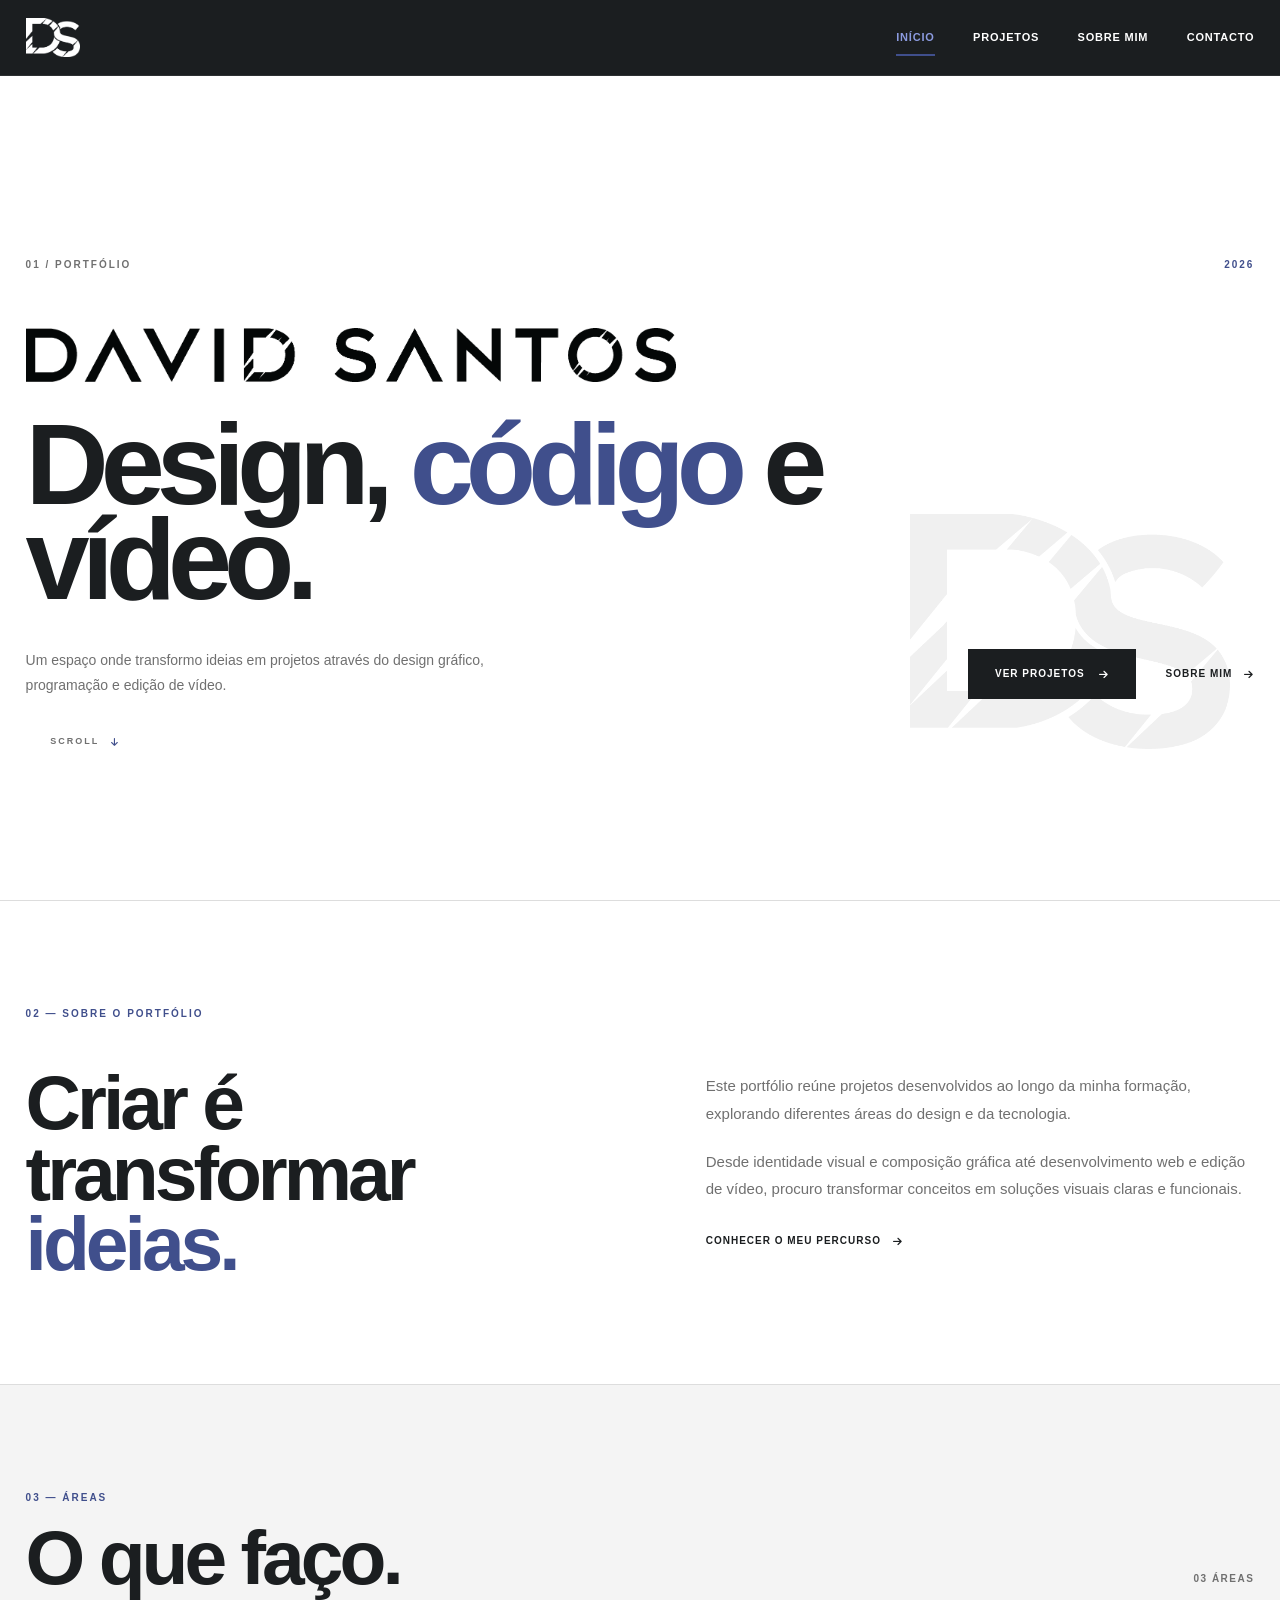
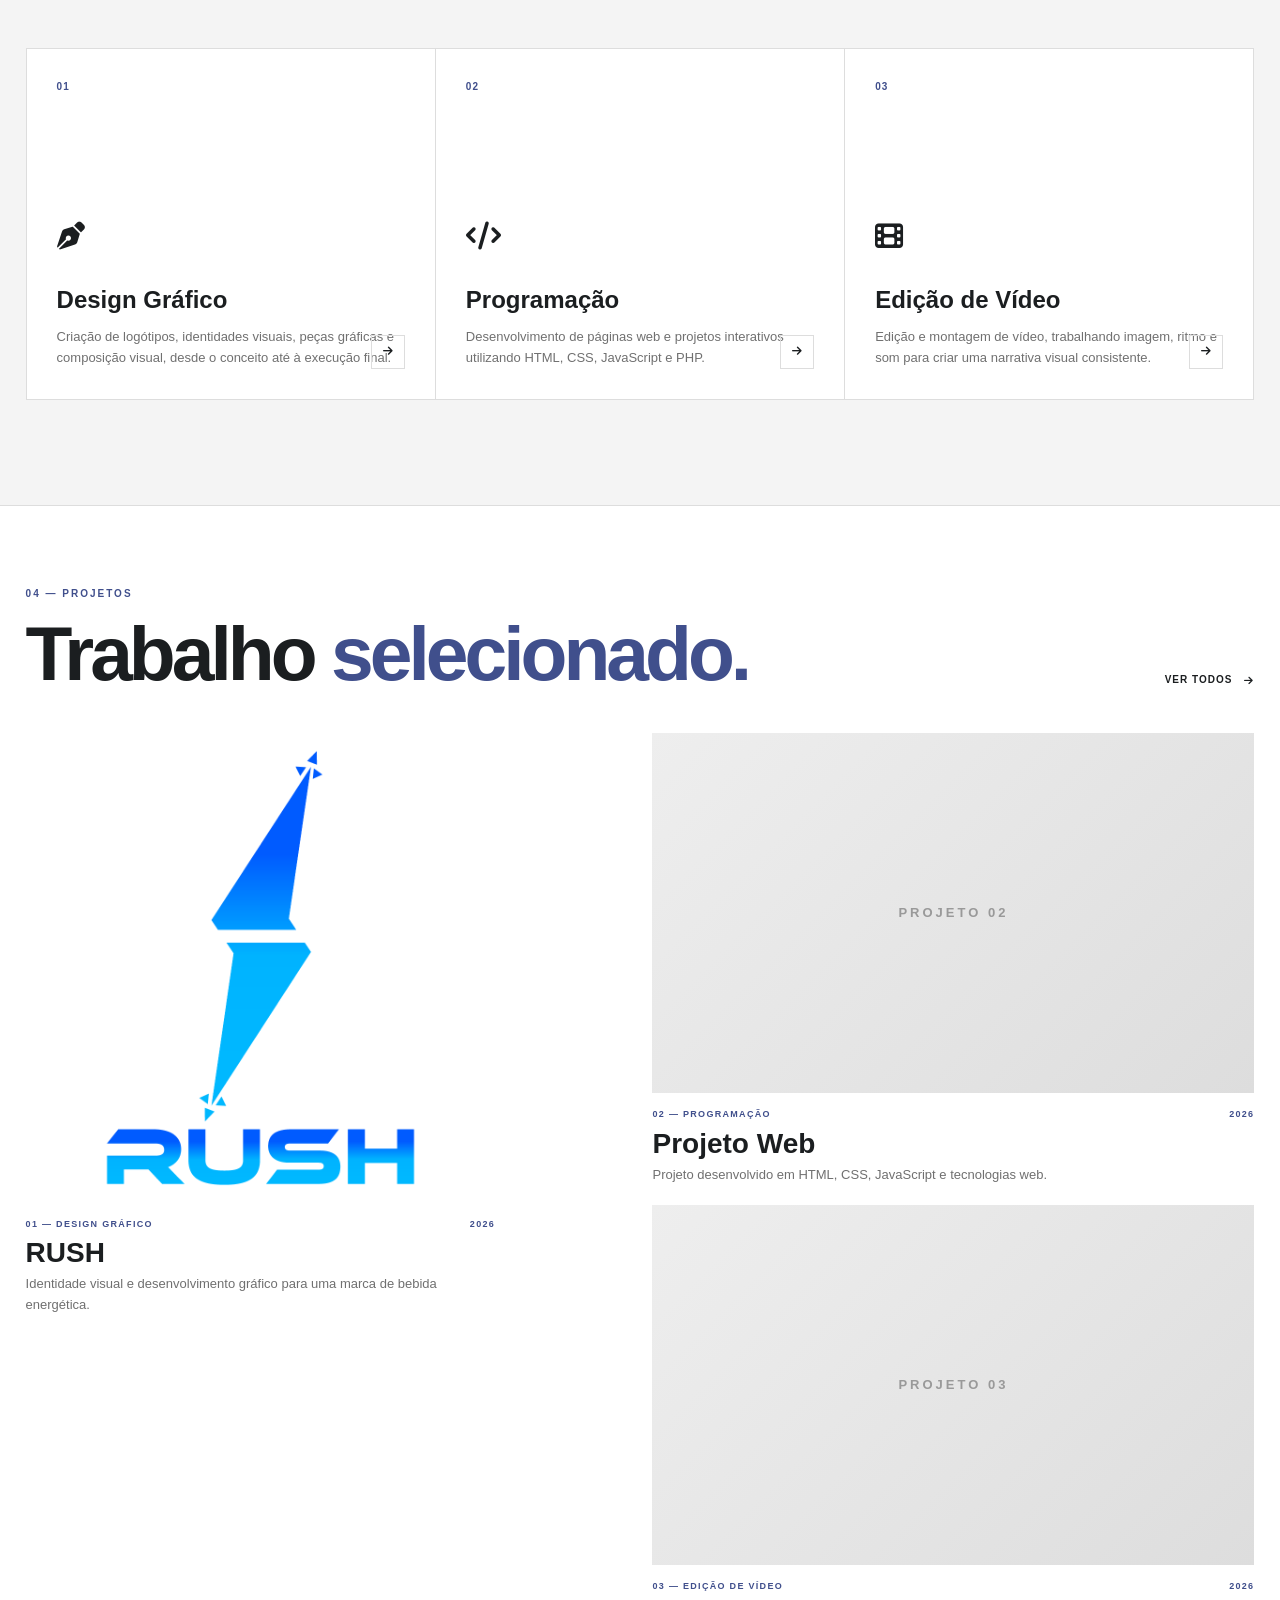
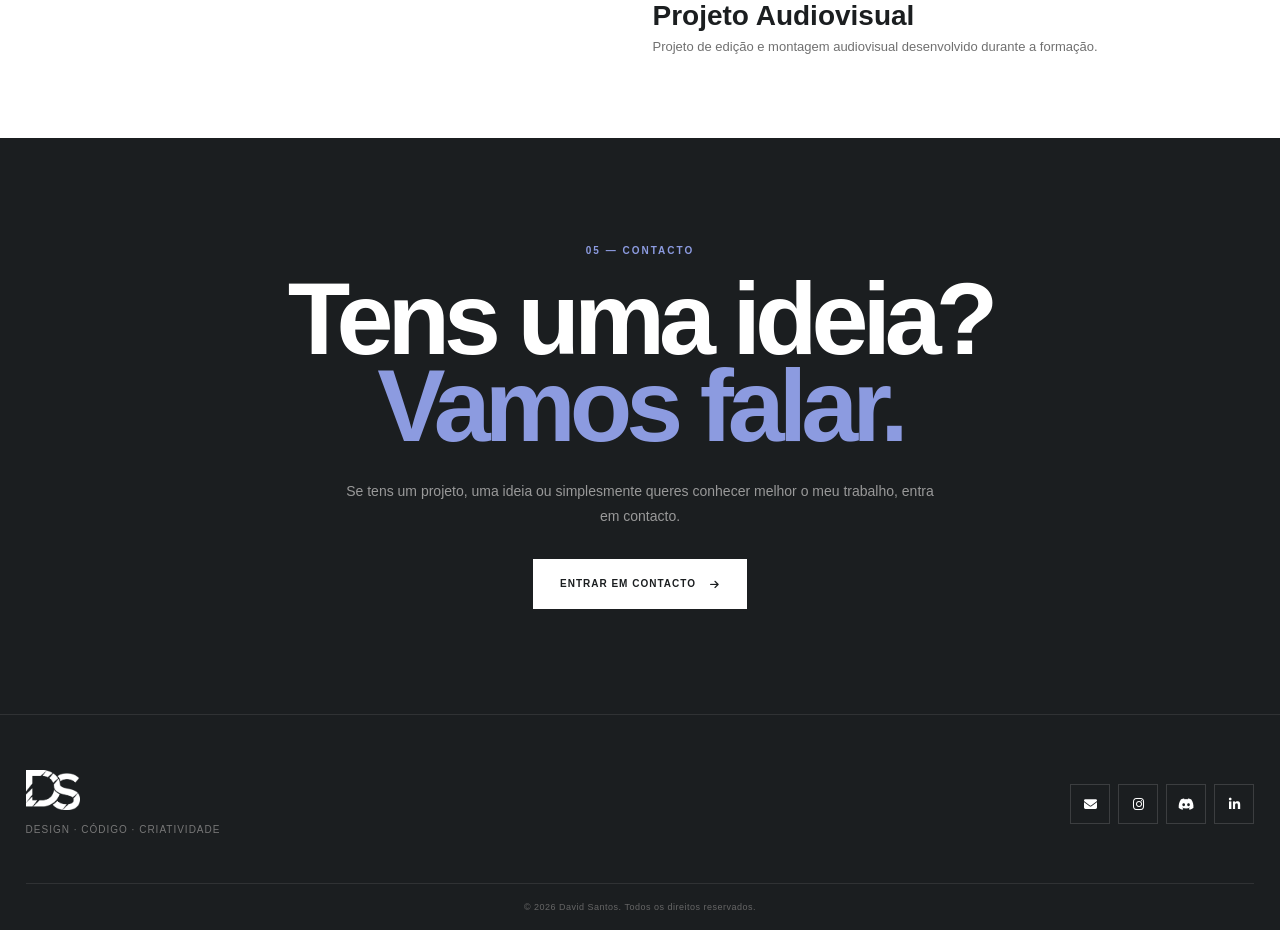
<file: index.html>
<!DOCTYPE html>
<html lang="pt-PT">

<head>
    <meta charset="UTF-8">

    <meta name="viewport" content="width=device-width, initial-scale=1.0">

    <meta name="description"
        content="Portfólio de David Santos — Design Gráfico, Programação e Edição de Vídeo.">

    <title>David Santos — Portfólio</title>

    <!-- FONT AWESOME -->
    <link
        rel="stylesheet"
        href="https://cdnjs.cloudflare.com/ajax/libs/font-awesome/6.5.2/css/all.min.css"
    >

    <!-- CSS -->
    <link rel="stylesheet" href="style.css">
</head>

<body>

    <!-- =====================================================
         NAVEGAÇÃO
    ====================================================== -->

    <header class="navbar">

        <div class="nav-container">

            <a href="index.html" class="logo" aria-label="David Santos — Início">
                <img src="Logotipo/DS Logo B.png" alt="David Santos">
            </a>

            <nav>
                <ul class="nav-menu">

                    <li>
                        <a href="index.html" class="active">
                            Início
                        </a>
                    </li>

                    <li>
                        <a href="projetos.html">
                            Projetos
                        </a>
                    </li>

                    <li>
                        <a href="sobre.html">
                            Sobre mim
                        </a>
                    </li>

                    <li>
                        <a href="contacto.html">
                            Contacto
                        </a>
                    </li>

                </ul>
            </nav>

        </div>

    </header>


    <main>

        <!-- =================================================
             HERO
        ================================================== -->

        <section class="hero">

            <div class="hero-content">

                <div class="hero-top">

                    <span class="hero-index">
                        01 / PORTFÓLIO
                    </span>

                    <span class="hero-year">
                        2026
                    </span>

                </div>


                <div class="hero-main">

                    <div class="hero-brand">

                        <img
                            src="Logotipo/DS Horizontal P.png"
                            alt="David Santos"
                        >

                    </div>


                    <h1>
                        Design,
                        <span>código</span>
                        e vídeo.
                    </h1>


                    <div class="hero-bottom">

                        <p>
                            Um espaço onde transformo ideias em projetos
                            através do design gráfico, programação e edição
                            de vídeo.
                        </p>

                        <div class="hero-actions">

                            <a href="projetos.html" class="btn btn-primary">
                                Ver projetos
                                <i class="fa-solid fa-arrow-right"></i>
                            </a>

                            <a href="sobre.html" class="text-link">
                                Sobre mim
                                <i class="fa-solid fa-arrow-right"></i>
                            </a>

                        </div>

                    </div>

                </div>


                <div class="hero-mark">
                    <img src="Logotipo/DS Logo P.png" alt="">
                </div>


                <div class="hero-scroll">

                    <span>
                        SCROLL
                    </span>

                    <i class="fa-solid fa-arrow-down"></i>

                </div>

            </div>

        </section>


        <!-- =================================================
             INTRODUÇÃO
        ================================================== -->

        <section class="intro section-white">

            <div class="section-container">

                <div class="section-label">
                    02 — SOBRE O PORTFÓLIO
                </div>


                <div class="intro-layout">

                    <h2 class="section-title">
                        Criar é transformar
                        <span>ideias.</span>
                    </h2>


                    <div class="intro-content">

                        <p>
                            Este portfólio reúne projetos desenvolvidos ao
                            longo da minha formação, explorando diferentes
                            áreas do design e da tecnologia.
                        </p>

                        <p>
                            Desde identidade visual e composição gráfica
                            até desenvolvimento web e edição de vídeo,
                            procuro transformar conceitos em soluções
                            visuais claras e funcionais.
                        </p>

                        <a href="sobre.html" class="text-link">
                            Conhecer o meu percurso
                            <i class="fa-solid fa-arrow-right"></i>
                        </a>

                    </div>

                </div>

            </div>

        </section>


        <!-- =================================================
            ÁREAS
        ================================================== -->

        <section class="areas section-gray">

            <div class="section-container">

                <div class="section-label">
                    03 — ÁREAS
                </div>

                <div class="section-heading-row">

                    <h2 class="section-title">
                        O que faço.
                    </h2>

                    <span class="section-count">
                        03 ÁREAS
                    </span>

                </div>


                <div class="services-grid">

                    <!-- DESIGN -->

                    <article class="service-card">

                        <div class="service-number">
                            01
                        </div>

                        <div class="service-icon">
                            <i class="fa-solid fa-pen-nib"></i>
                        </div>

                        <h3>
                            Design Gráfico
                        </h3>

                        <p>
                            Criação de logótipos, identidades visuais,
                            peças gráficas e composição visual, desde o
                            conceito até à execução final.
                        </p>

                        <a href="projetos.html?categoria=design" class="service-arrow" aria-label="Ver projetos de Design Gráfico">
                            <i class="fa-solid fa-arrow-right"></i>
                        </a>

                    </article>


                    <!-- PROGRAMAÇÃO -->

                    <article class="service-card">

                        <div class="service-number">
                            02
                        </div>

                        <div class="service-icon">
                            <i class="fa-solid fa-code"></i>
                        </div>

                        <h3>
                            Programação
                        </h3>

                        <p>
                            Desenvolvimento de páginas web e projetos
                            interativos utilizando HTML, CSS, JavaScript
                            e PHP.
                        </p>

                        <a href="projetos.html?categoria=programacao" class="service-arrow" aria-label="Ver projetos de Programação">
                            <i class="fa-solid fa-arrow-right"></i>
                        </a>

                    </article>


                    <!-- VÍDEO -->

                    <article class="service-card">

                        <div class="service-number">
                            03
                        </div>

                        <div class="service-icon">
                            <i class="fa-solid fa-film"></i>
                        </div>

                        <h3>
                            Edição de Vídeo
                        </h3>

                        <p>
                            Edição e montagem de vídeo, trabalhando imagem,
                            ritmo e som para criar uma narrativa visual
                            consistente.
                        </p>

                        <a href="projetos.html?categoria=video" class="service-arrow" aria-label="Ver projetos de Edição de Vídeo">
                            <i class="fa-solid fa-arrow-right"></i>
                        </a>

                    </article>

                </div>

            </div>

        </section>


        <!-- =====================================================
            PROJETOS
        ===================================================== -->

        <section class="projects section-white">

            <div class="section-container">

                <div class="section-heading-row">

                    <div>
                        <span class="section-label">
                            04 — PROJETOS
                        </span>

                        <h2 class="section-title">
                            Trabalho <span>selecionado.</span>
                        </h2>
                    </div>

                    <a href="projetos.html" class="text-link">
                        Ver todos
                        <i class="fa-solid fa-arrow-right"></i>
                    </a>

                </div>


                <div class="projects-grid">


                    <!-- PROJETO 01 — RUSH -->

                    <article class="project-card project-featured">

                        <a href="projetos.html" class="project-image">

                            <img
                                src="Imagens/Rush ofc.png"
                                alt="Identidade visual RUSH"
                            >

                            <span class="project-overlay">
                                <i class="fa-solid fa-arrow-up-right-from-square"></i>
                            </span>

                        </a>

                        <div class="project-info">

                            <div class="project-meta">
                                <span>01 — Design Gráfico</span>
                                <span>2026</span>
                            </div>

                            <h3>RUSH</h3>

                            <p>
                                Identidade visual e desenvolvimento
                                gráfico para uma marca de bebida energética.
                            </p>

                        </div>

                    </article>


                    <!-- PROJETO 02 -->

                    <article class="project-card">

                        <a href="projetos.html" class="project-image project-placeholder">

                            <span>
                                PROJETO 02
                            </span>

                            <span class="project-overlay">
                                <i class="fa-solid fa-arrow-right"></i>
                            </span>

                        </a>

                        <div class="project-info">

                            <div class="project-meta">
                                <span>02 — Programação</span>
                                <span>2026</span>
                            </div>

                            <h3>Projeto Web</h3>

                            <p>
                                Projeto desenvolvido em HTML, CSS,
                                JavaScript e tecnologias web.
                            </p>

                        </div>

                    </article>


                    <!-- PROJETO 03 -->

                    <article class="project-card project-wide">

                        <a href="projetos.html" class="project-image project-placeholder">

                            <span>
                                PROJETO 03
                            </span>

                            <span class="project-overlay">
                                <i class="fa-solid fa-arrow-right"></i>
                            </span>

                        </a>

                        <div class="project-info">

                            <div class="project-meta">
                                <span>03 — Edição de Vídeo</span>
                                <span>2026</span>
                            </div>

                            <h3>Projeto Audiovisual</h3>

                            <p>
                                Projeto de edição e montagem audiovisual
                                desenvolvido durante a formação.
                            </p>

                        </div>

                    </article>


                </div>

            </div>

        </section>


        <!-- =================================================
             CTA
        ================================================== -->

        <section class="cta section-black">

            <div class="section-container">

                <div class="cta-content">

                    <span class="section-label">
                        05 — CONTACTO
                    </span>

                    <h2>
                        Tens uma ideia?
                        <span>Vamos falar.</span>
                    </h2>

                    <p>
                        Se tens um projeto, uma ideia ou simplesmente
                        queres conhecer melhor o meu trabalho, entra
                        em contacto.
                    </p>

                    <a href="contacto.html" class="btn btn-light">
                        Entrar em contacto
                        <i class="fa-solid fa-arrow-right"></i>
                    </a>

                </div>

            </div>

        </section>

    </main>


    <!-- =====================================================
         FOOTER
    ====================================================== -->

    <footer class="footer">

        <div class="footer-main">

            <div class="footer-brand">

                <img
                    src="Logotipo/DS Logo B.png"
                    alt="David Santos"
                >

                <p>
                    Design · Código · Criatividade
                </p>

            </div>


            <div class="footer-socials">

                <a
                    href="mailto:a7492davidsantos@gmail.com"
                    aria-label="Email"
                >
                    <i class="fa-solid fa-envelope"></i>
                </a>

                <a
                    href="#"
                    aria-label="Instagram"
                >
                    <i class="fa-brands fa-instagram"></i>
                </a>

                <a
                    href="#"
                    aria-label="Discord"
                >
                    <i class="fa-brands fa-discord"></i>
                </a>

                <a
                    href="#"
                    aria-label="LinkedIn"
                >
                    <i class="fa-brands fa-linkedin-in"></i>
                </a>

            </div>

        </div>


        <div class="footer-bottom">

            <span>
                © 2026 David Santos. Todos os direitos reservados.
            </span>

        </div>

    </footer>


    <!-- JAVASCRIPT -->
    <script src="script.js"></script>

</body>

</html>
</file>
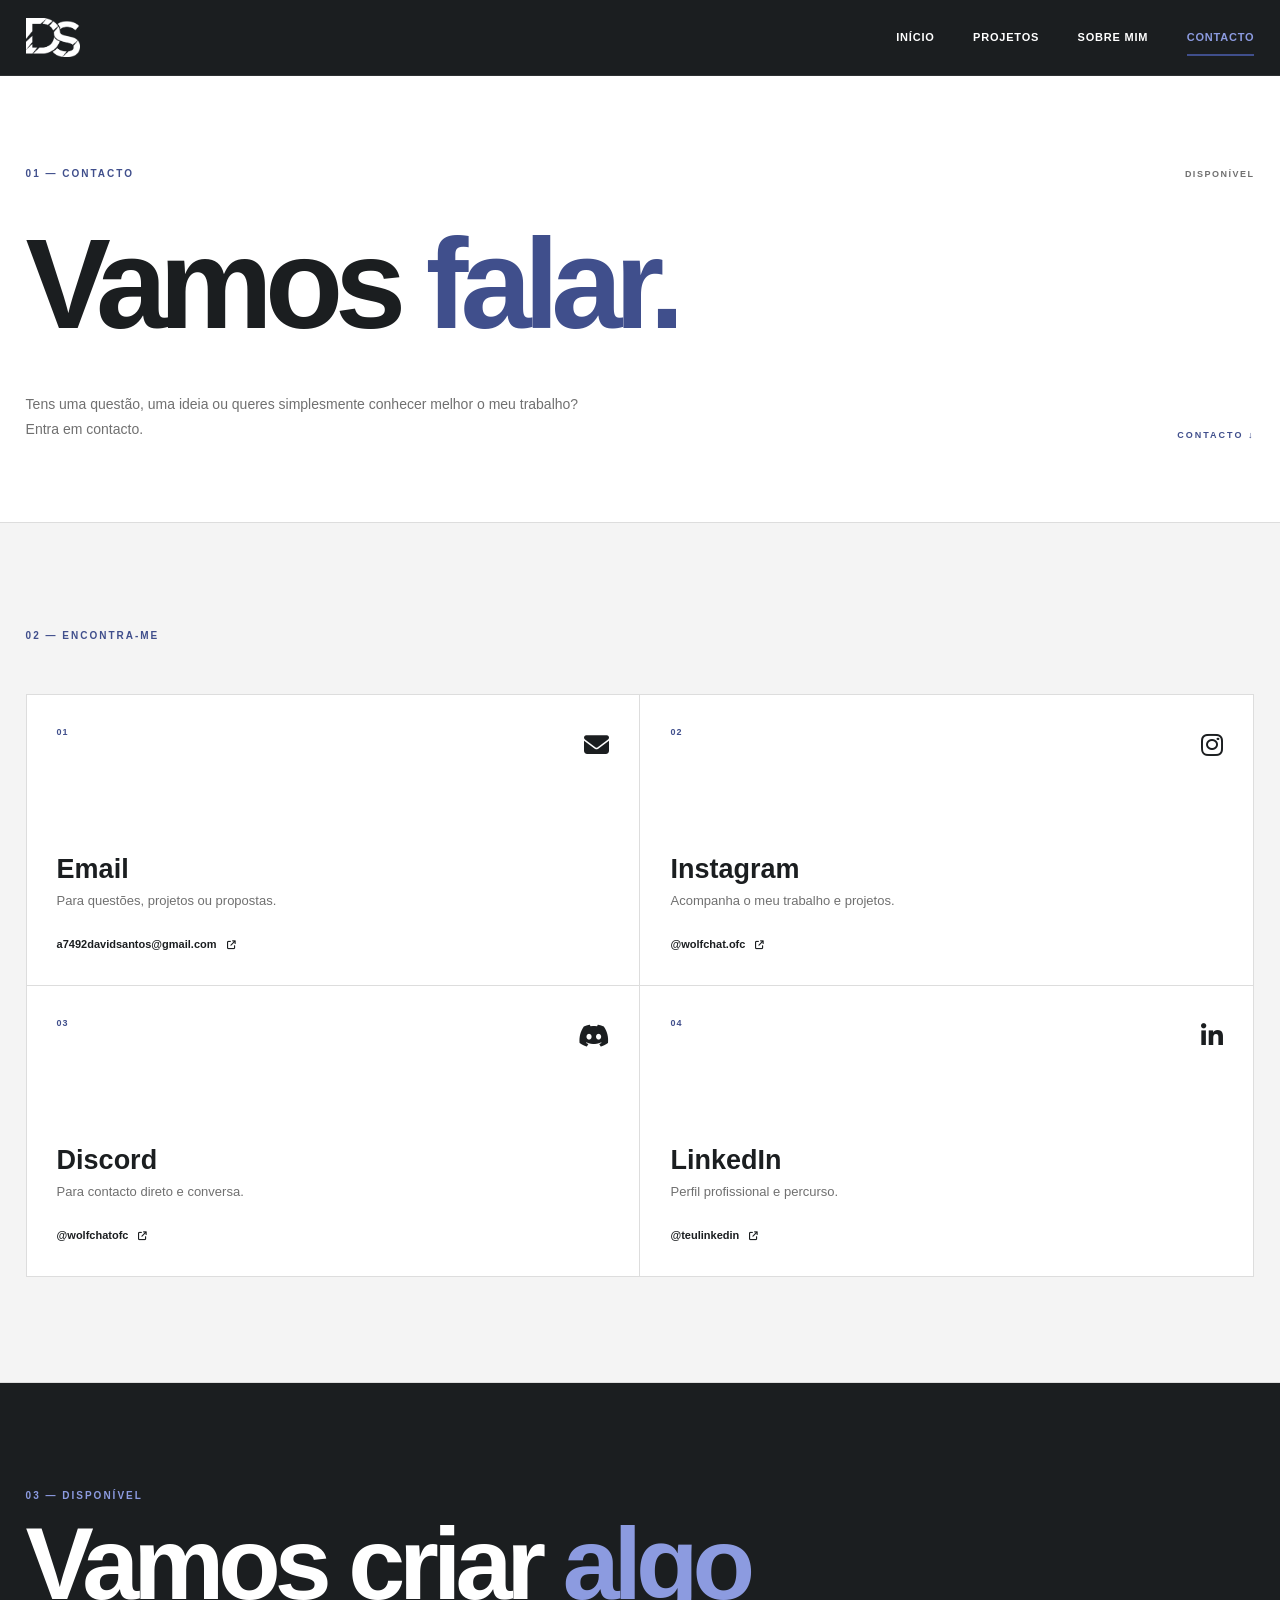
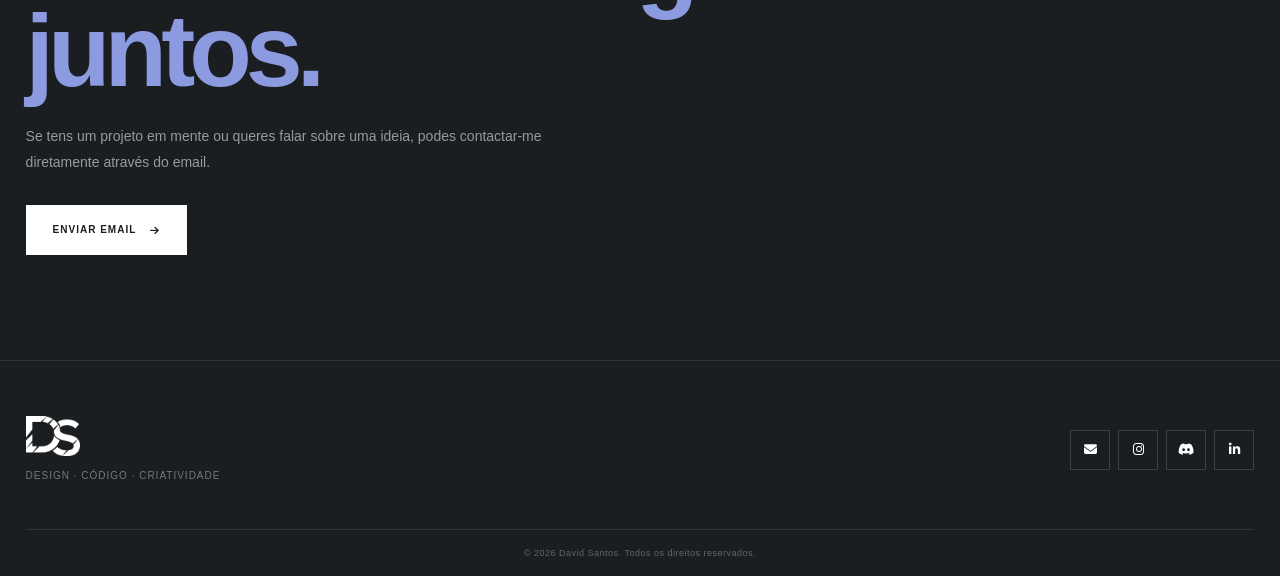
<file: contacto.html>
<!DOCTYPE html>
<html lang="pt-PT">

<head>

    <meta charset="UTF-8">

    <meta name="viewport" content="width=device-width, initial-scale=1.0">

    <meta name="description"
        content="Contacta David Santos — Design Gráfico, Programação e Edição de Vídeo.">

    <title>Contacto — David Santos</title>

    <!-- FONT AWESOME -->
    <link
        rel="stylesheet"
        href="https://cdnjs.cloudflare.com/ajax/libs/font-awesome/6.5.2/css/all.min.css"
    >

    <!-- CSS -->
    <link rel="stylesheet" href="style.css">

</head>


<body>


    <!-- =====================================================
         NAVEGAÇÃO
    ====================================================== -->

    <header class="navbar">

        <div class="nav-container">

            <a
                href="index.html"
                class="logo"
                aria-label="David Santos — Início"
            >
                <img
                    src="Logotipo/DS Logo B.png"
                    alt="David Santos"
                >
            </a>


            <nav>

                <ul class="nav-menu">

                    <li>
                        <a href="index.html">
                            Início
                        </a>
                    </li>

                    <li>
                        <a href="projetos.html">
                            Projetos
                        </a>
                    </li>

                    <li>
                        <a href="sobre.html">
                            Sobre mim
                        </a>
                    </li>

                    <li>
                        <a href="contacto.html" class="active">
                            Contacto
                        </a>
                    </li>

                </ul>

            </nav>

        </div>

    </header>



    <main>


        <!-- =================================================
             CABEÇALHO
        ================================================== -->

        <section class="page-header contact-header section-white">

            <div class="section-container">

                <div class="page-header-top">

                    <span class="section-label">
                        01 — CONTACTO
                    </span>

                    <span class="page-header-count">
                        DISPONÍVEL
                    </span>

                </div>


                <h1>
                    Vamos
                    <span>falar.</span>
                </h1>


                <div class="page-header-bottom">

                    <p>
                        Tens uma questão, uma ideia ou queres simplesmente
                        conhecer melhor o meu trabalho? Entra em contacto.
                    </p>

                    <span class="page-header-scroll">
                        CONTACTO ↓
                    </span>

                </div>

            </div>

        </section>



        <!-- =================================================
             CONTACTOS
        ================================================== -->

        <section class="contact-section section-gray">

            <div class="section-container">

                <div class="section-label">
                    02 — ENCONTRA-ME
                </div>


                <div class="contact-grid">


                    <!-- EMAIL -->

                    <article class="contact-card">

                        <div class="contact-card-top">

                            <span class="contact-number">
                                01
                            </span>

                            <div class="contact-icon">
                                <i class="fa-solid fa-envelope"></i>
                            </div>

                        </div>


                        <div class="contact-card-content">

                            <h2>
                                Email
                            </h2>

                            <p>
                                Para questões, projetos ou propostas.
                            </p>

                            <a
                                href="mailto:a7492davidsantos@gmail.com"
                                class="contact-link"
                            >
                                a7492davidsantos@gmail.com
                                <i class="fa-solid fa-arrow-up-right-from-square"></i>
                            </a>

                        </div>

                    </article>



                    <!-- INSTAGRAM -->

                    <article class="contact-card">

                        <div class="contact-card-top">

                            <span class="contact-number">
                                02
                            </span>

                            <div class="contact-icon">
                                <i class="fa-brands fa-instagram"></i>
                            </div>

                        </div>


                        <div class="contact-card-content">

                            <h2>
                                Instagram
                            </h2>

                            <p>
                                Acompanha o meu trabalho e projetos.
                            </p>

                            <a
                                href="#"
                                class="contact-link"
                            >
                                @wolfchat.ofc
                                <i class="fa-solid fa-arrow-up-right-from-square"></i>
                            </a>

                        </div>

                    </article>



                    <!-- DISCORD -->

                    <article class="contact-card">

                        <div class="contact-card-top">

                            <span class="contact-number">
                                03
                            </span>

                            <div class="contact-icon">
                                <i class="fa-brands fa-discord"></i>
                            </div>

                        </div>


                        <div class="contact-card-content">

                            <h2>
                                Discord
                            </h2>

                            <p>
                                Para contacto direto e conversa.
                            </p>

                            <a
                                href="#"
                                class="contact-link"
                            >
                                @wolfchatofc
                                <i class="fa-solid fa-arrow-up-right-from-square"></i>
                            </a>

                        </div>

                    </article>



                    <!-- LINKEDIN -->

                    <article class="contact-card">

                        <div class="contact-card-top">

                            <span class="contact-number">
                                04
                            </span>

                            <div class="contact-icon">
                                <i class="fa-brands fa-linkedin-in"></i>
                            </div>

                        </div>


                        <div class="contact-card-content">

                            <h2>
                                LinkedIn
                            </h2>

                            <p>
                                Perfil profissional e percurso.
                            </p>

                            <a
                                href="#"
                                class="contact-link"
                            >
                                @teulinkedin
                                <i class="fa-solid fa-arrow-up-right-from-square"></i>
                            </a>

                        </div>

                    </article>


                </div>

            </div>

        </section>



        <!-- =================================================
             CONTACTO DIRETO
        ================================================== -->

        <section class="contact-final section-black">

            <div class="section-container">

                <div class="contact-final-content">

                    <span class="section-label">
                        03 — DISPONÍVEL
                    </span>


                    <h2>
                        Vamos criar
                        <span>algo juntos.</span>
                    </h2>


                    <p>
                        Se tens um projeto em mente ou queres falar
                        sobre uma ideia, podes contactar-me diretamente
                        através do email.
                    </p>


                    <a
                        href="mailto:a7492davidsantos@gmail.com"
                        class="btn btn-light"
                    >
                        Enviar email
                        <i class="fa-solid fa-arrow-right"></i>
                    </a>

                </div>

            </div>

        </section>

    </main>



    <!-- =====================================================
         FOOTER
    ====================================================== -->

    <footer class="footer">

        <div class="footer-main">


            <div class="footer-brand">

                <img
                    src="Logotipo/DS Logo B.png"
                    alt="David Santos"
                >

                <p>
                    Design · Código · Criatividade
                </p>

            </div>


            <div class="footer-socials">

                <a
                    href="mailto:a7492davidsantos@gmail.com"
                    aria-label="Email"
                >
                    <i class="fa-solid fa-envelope"></i>
                </a>

                <a
                    href="#"
                    aria-label="Instagram"
                >
                    <i class="fa-brands fa-instagram"></i>
                </a>

                <a
                    href="#"
                    aria-label="Discord"
                >
                    <i class="fa-brands fa-discord"></i>
                </a>

                <a
                    href="#"
                    aria-label="LinkedIn"
                >
                    <i class="fa-brands fa-linkedin-in"></i>
                </a>

            </div>

        </div>


        <div class="footer-bottom">

            <span>
                © 2026 David Santos. Todos os direitos reservados.
            </span>

        </div>

    </footer>



    <!-- JAVASCRIPT -->

    <script src="script.js"></script>

</body>

</html>
</file>
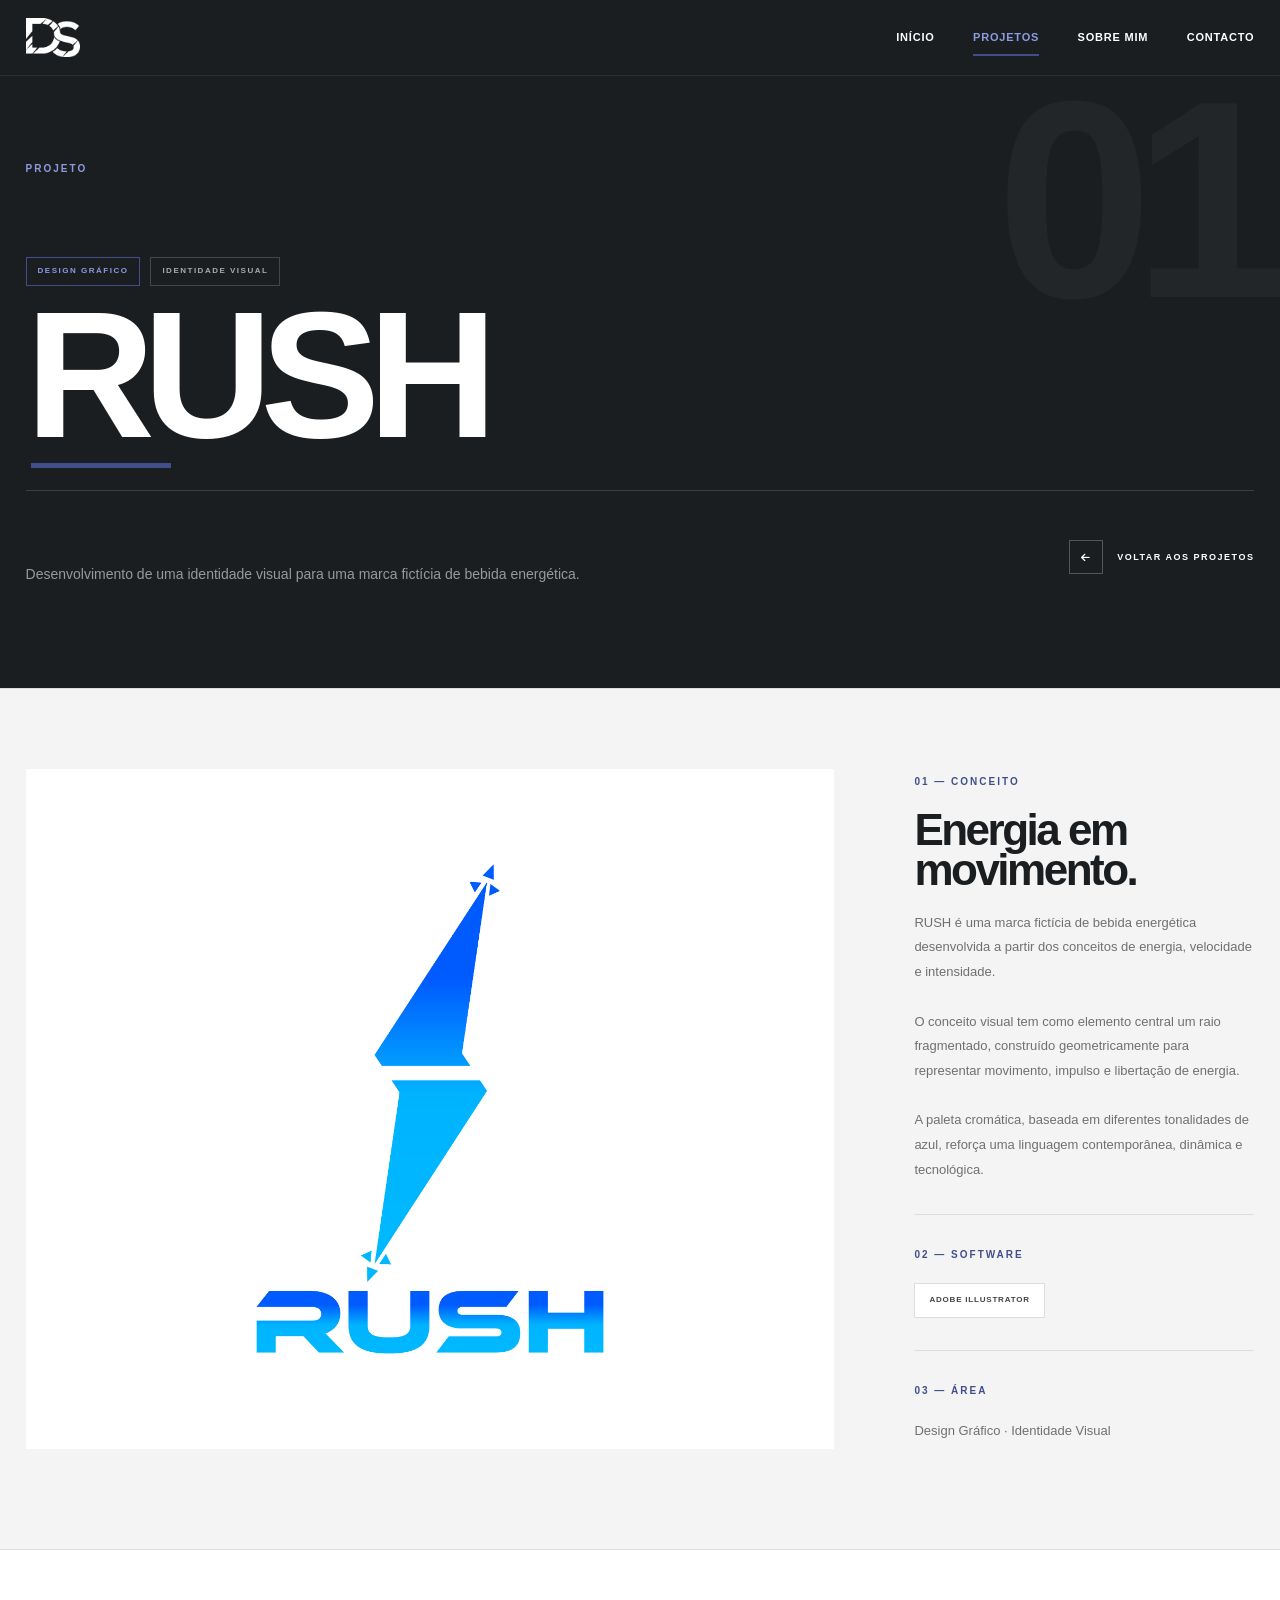
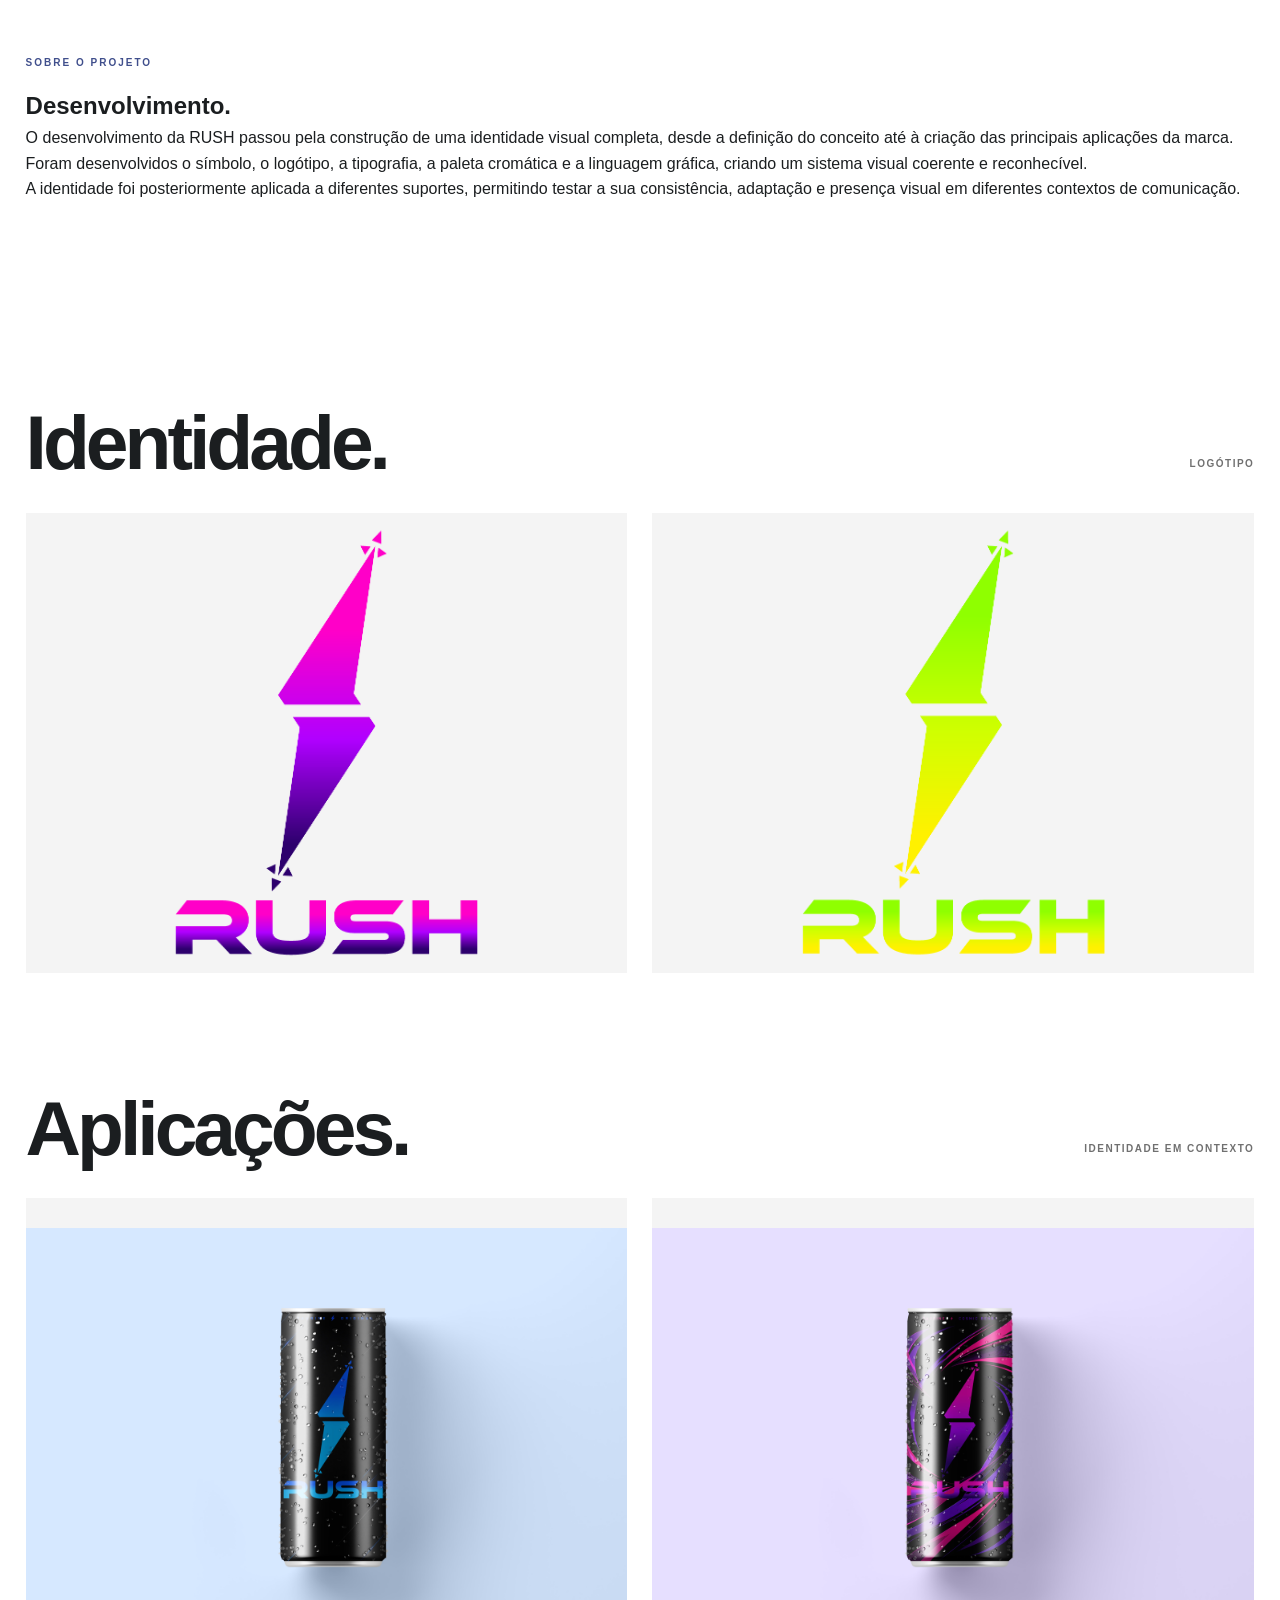
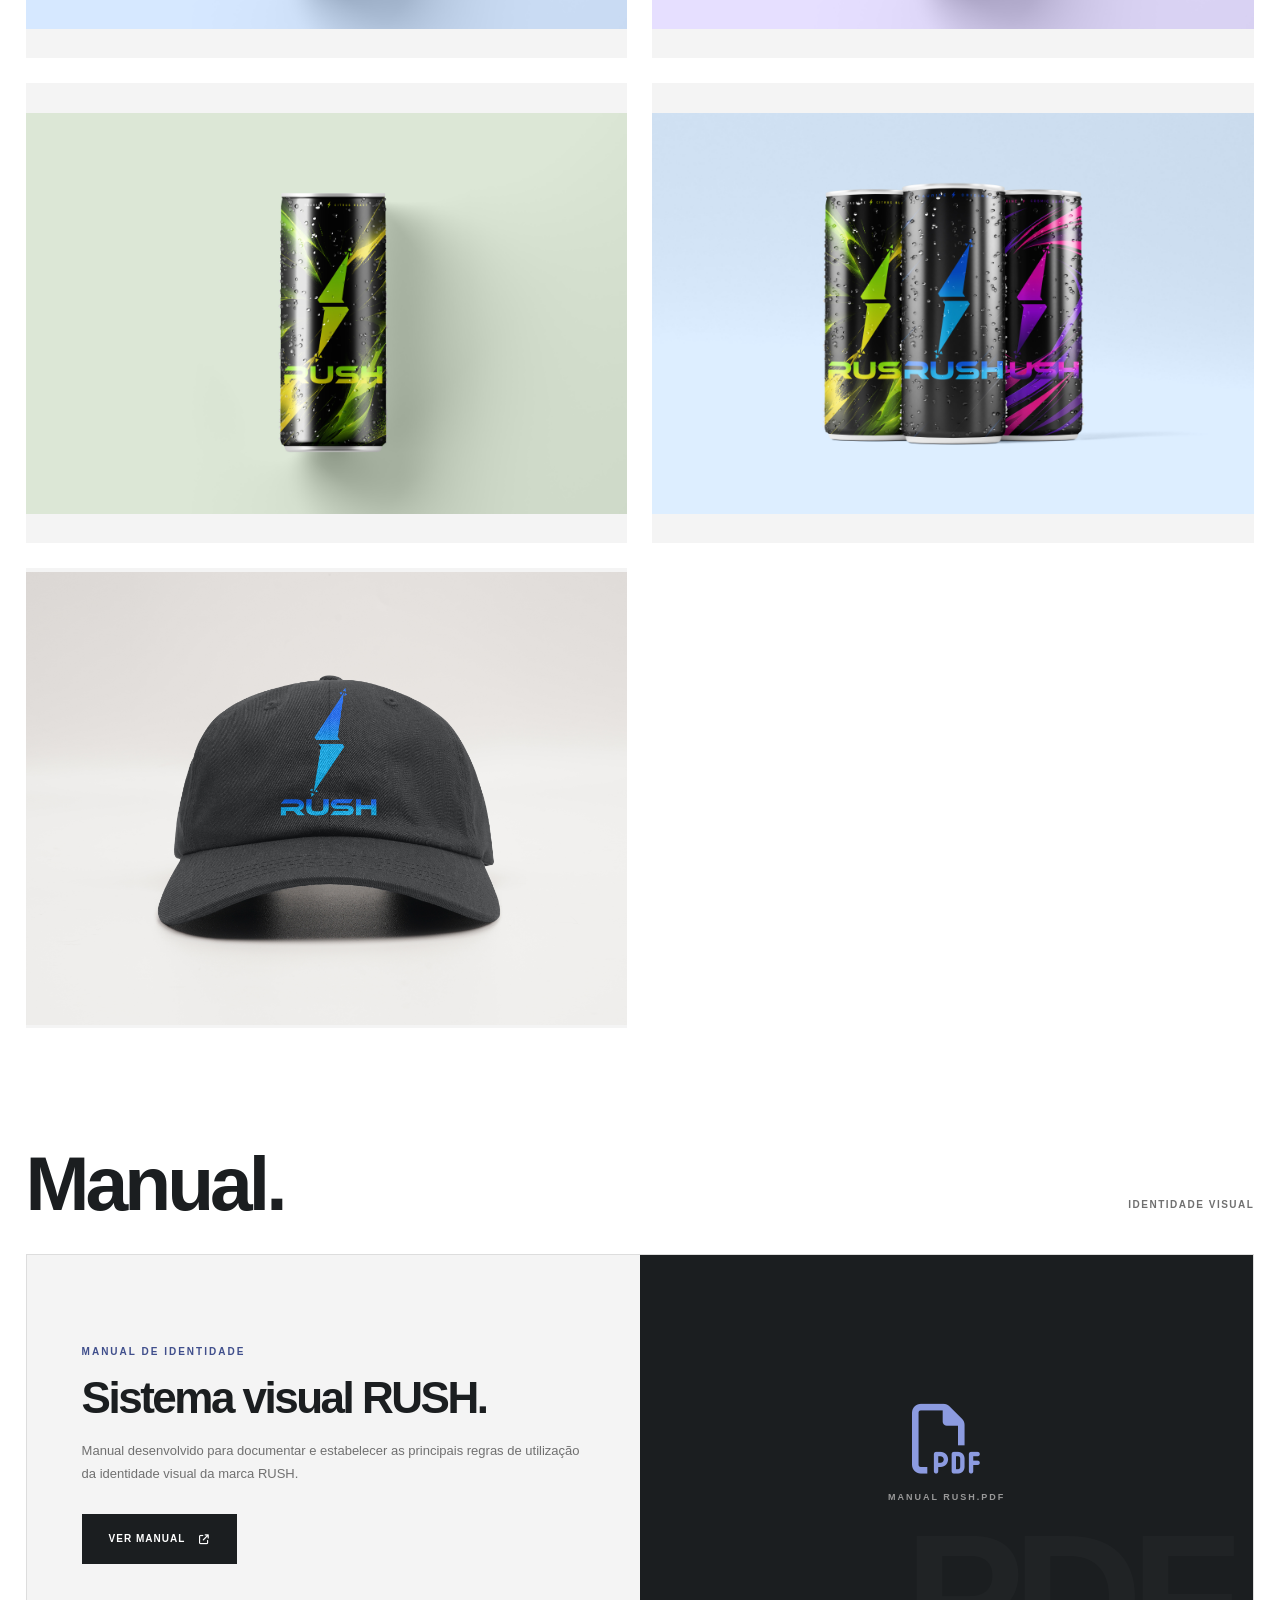
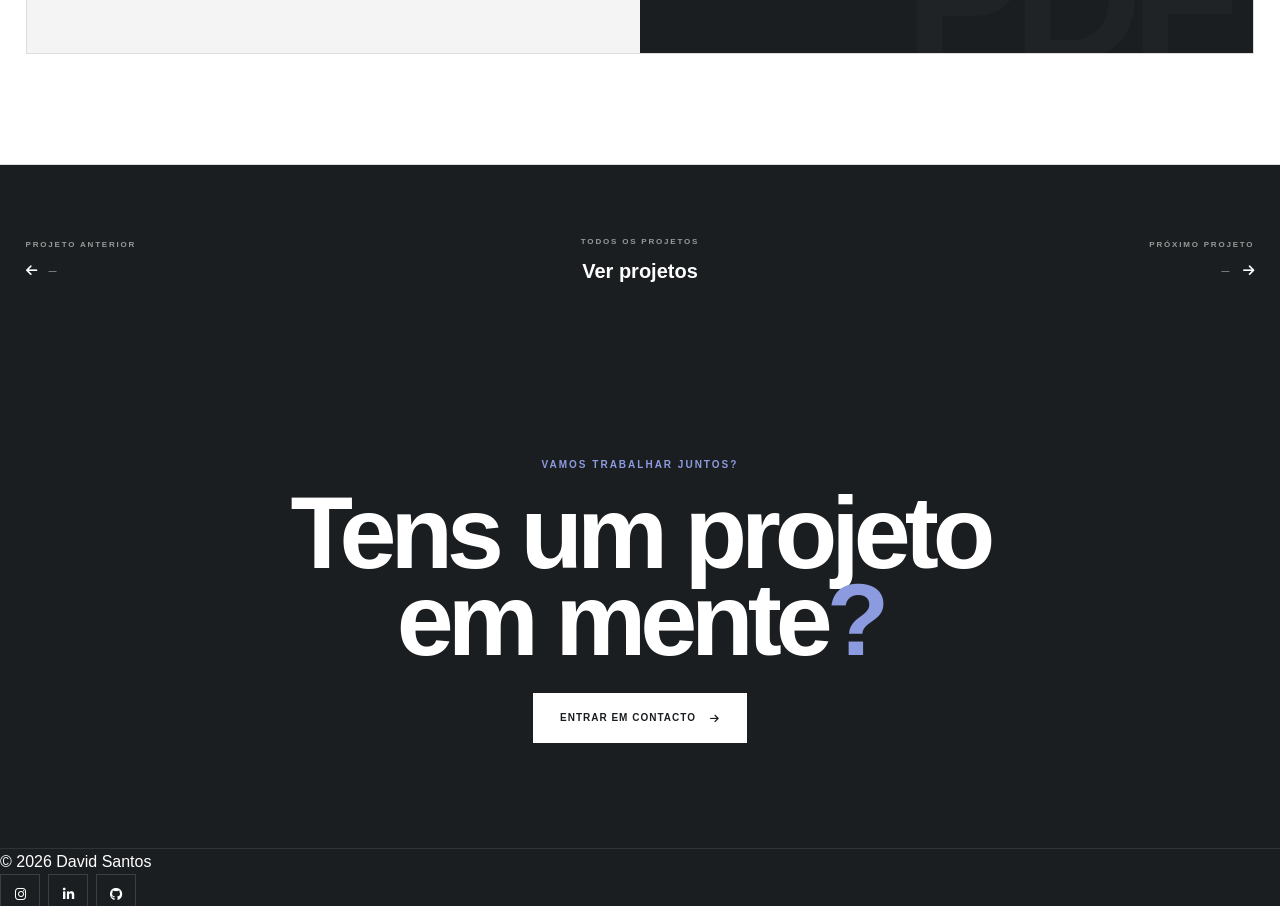
<file: projeto.html>
<!DOCTYPE html>
<html lang="pt-PT">

<head>

    <meta charset="UTF-8">

    <meta
        name="viewport"
        content="width=device-width, initial-scale=1.0"
    >

    <meta
        name="description"
        content="Projeto RUSH — David Santos."
    >

    <title>RUSH — David Santos</title>


    <!-- FONT AWESOME -->

    <link
        rel="stylesheet"
        href="https://cdnjs.cloudflare.com/ajax/libs/font-awesome/6.5.2/css/all.min.css"
    >


    <!-- CSS -->

    <link
        rel="stylesheet"
        href="style.css"
    >

</head>


<body>


    <!-- =================================================
         HEADER
    ================================================== -->

    <header class="navbar">

        <div class="nav-container">

            <a
                href="index.html"
                class="logo"
                aria-label="David Santos — Início"
            >

                <img
                    src="Logotipo/DS Logo B.png"
                    alt="David Santos"
                >

            </a>


            <nav>

                <ul class="nav-menu">

                    <li>
                        <a href="index.html">
                            Início
                        </a>
                    </li>

                    <li>
                        <a
                            href="projetos.html"
                            class="active"
                        >
                            Projetos
                        </a>
                    </li>

                    <li>
                        <a href="sobre.html">
                            Sobre mim
                        </a>
                    </li>

                    <li>
                        <a href="contacto.html">
                            Contacto
                        </a>
                    </li>

                </ul>

            </nav>

        </div>

    </header>



    <main>


        <!-- =================================================
             PROJECT HEADER
        ================================================== -->

        <section class="project-detail-header section-white">

            <div class="section-container">


                <div class="project-detail-top">

                    <span class="section-label">
                        PROJETO
                    </span>

                    <span
                        class="project-detail-number"
                        id="project-number"
                    >
                        01
                    </span>

                </div>


                <div class="project-detail-category">

                    <span id="project-category">
                        Design Gráfico
                    </span>

                    <span id="project-type">
                        Identidade Visual
                    </span>

                </div>


                <h1 id="project-title">
                    RUSH
                </h1>


                <div class="project-detail-intro">

                    <p id="project-description">
                        Desenvolvimento de uma identidade visual
                        para uma marca fictícia de bebida energética.
                    </p>

                    <a
                        href="projetos.html"
                        class="project-back"
                    >

                        <i class="fa-solid fa-arrow-left"></i>

                        Voltar aos projetos

                    </a>

                </div>

            </div>

        </section>



        <!-- =================================================
             PROJECT MAIN
             IMAGEM + INFORMAÇÃO
        ================================================== -->

        <section class="project-main section-gray">

            <div class="section-container">

                <div class="project-main-layout">


                    <!-- IMAGEM PRINCIPAL -->

                    <div class="project-main-image">

                        <img
                            id="project-main-image"
                            src="Imagens/Rush ofc.png"
                            alt="Identidade visual RUSH"
                        >

                    </div>



                    <!-- INFORMAÇÃO -->

                    <div class="project-main-info">


                        <!-- CONCEITO -->

                        <div class="project-main-info-block">

                            <span class="section-label">
                                01 — CONCEITO
                            </span>

                            <h2>
                                Energia em movimento.
                            </h2>

                            <p id="project-concept">
                                RUSH é uma marca fictícia de bebida
                                energética desenvolvida a partir dos
                                conceitos de energia, velocidade e
                                intensidade.

                                <br><br>

                                O conceito visual tem como elemento
                                central um raio fragmentado, construído
                                geometricamente para representar
                                movimento, impulso e libertação de
                                energia.

                                <br><br>

                                A paleta cromática, baseada em
                                diferentes tonalidades de azul,
                                reforça uma linguagem contemporânea,
                                dinâmica e tecnológica.
                            </p>

                        </div>



                        <!-- SOFTWARE -->

                        <div class="project-main-info-block">

                            <span class="section-label">
                                02 — SOFTWARE
                            </span>

                            <div
                                class="project-tools"
                                id="project-tools"
                            >

                                <span>
                                    Adobe Illustrator
                                </span>

                            </div>

                        </div>



                        <!-- ÁREA -->

                        <div class="project-main-info-block">

                            <span class="section-label">
                                03 — ÁREA
                            </span>

                            <p id="project-area">
                                Design Gráfico · Identidade Visual
                            </p>

                        </div>


                    </div>

                </div>

            </div>

        </section>



        <!-- =================================================
             PROJECT CONTENT
        ================================================== -->

        <section class="project-content section-white">

            <div class="section-container">

                <div class="project-content-grid">


                    <!-- TÍTULO -->

                    <div class="project-content-title">

                        <span class="section-label">
                            SOBRE O PROJETO
                        </span>

                        <h2>
                            Desenvolvimento.
                        </h2>

                    </div>



                    <!-- TEXTO -->

                    <div class="project-content-text">

                        <p id="project-about">
                            O desenvolvimento da RUSH passou pela
                            construção de uma identidade visual
                            completa, desde a definição do conceito
                            até à criação das principais aplicações
                            da marca.
                        </p>

                        <p>
                            Foram desenvolvidos o símbolo, o logótipo,
                            a tipografia, a paleta cromática e a
                            linguagem gráfica, criando um sistema
                            visual coerente e reconhecível.
                        </p>

                        <p>
                            A identidade foi posteriormente aplicada
                            a diferentes suportes, permitindo testar
                            a sua consistência, adaptação e presença
                            visual em diferentes contextos de
                            comunicação.
                        </p>

                    </div>


                </div>

            </div>

        </section>



        <!-- =================================================
             PROJECT GALLERY
        ================================================== -->

        <section class="project-gallery section-gray">

            <div class="section-container">


                <!-- =================================================
                     IDENTIDADE
                ================================================== -->

                <div class="section-heading-row">

                    <h2 class="section-title">
                        Identidade.
                    </h2>

                    <span class="section-count">
                        LOGÓTIPO
                    </span>

                </div>


                <div class="project-gallery-grid">


                    <!-- LOGÓTIPO 01 -->

                    <div class="project-gallery-item">

                        <img
                            src="Imagens/Rush 2.png"
                            alt="Variação do logótipo RUSH"
                        >

                    </div>


                    <!-- LOGÓTIPO 02 -->

                    <div class="project-gallery-item">

                        <img
                            src="Imagens/Rush 3.png"
                            alt="Variação do logótipo RUSH"
                        >

                    </div>


                </div>



                <!-- =================================================
                     APLICAÇÕES
                ================================================== -->

                <div
                    class="section-heading-row"
                    style="margin-top: 120px;"
                >

                    <h2 class="section-title">
                        Aplicações.
                    </h2>

                    <span class="section-count">
                        IDENTIDADE EM CONTEXTO
                    </span>

                </div>


                <div class="project-gallery-grid">


                    <!-- APLICAÇÃO 01 -->

                    <div class="project-gallery-item">

                        <img
                            src="Imagens/Rush can.jpg"
                            alt="Aplicação da identidade RUSH"
                        >

                    </div>


                    <!-- APLICAÇÃO 02 -->

                    <div class="project-gallery-item">

                        <img
                            src="Imagens/Rush can 2.jpg"
                            alt="Aplicação da identidade RUSH"
                        >

                    </div>


                    <!-- APLICAÇÃO 03 -->

                    <div class="project-gallery-item">

                        <img
                            src="Imagens/Rush can 3.jpg"
                            alt="Aplicação da identidade RUSH"
                        >

                    </div>


                    <!-- APLICAÇÃO 04 -->

                    <div class="project-gallery-item">

                        <img
                            src="Imagens/Rush cans.jpg"
                            alt="Aplicação da identidade RUSH"
                        >

                    </div>


                    <!-- APLICAÇÃO 05 -->

                    <div class="project-gallery-item">

                        <img
                            src="Imagens/Rush cap.jpg"
                            alt="Aplicação da identidade RUSH"
                        >

                    </div>


                </div>



                <!-- =================================================
                     MANUAL
                ================================================== -->

                <div
                    class="section-heading-row"
                    style="margin-top: 120px;"
                >

                    <h2 class="section-title">
                        Manual.
                    </h2>

                    <span class="section-count">
                        IDENTIDADE VISUAL
                    </span>

                </div>


                <div class="project-manual">


                    <!-- INFORMAÇÃO -->

                    <div class="project-manual-info">

                        <span class="section-label">
                            MANUAL DE IDENTIDADE
                        </span>

                        <h3>
                            Sistema visual RUSH.
                        </h3>

                        <p>
                            Manual desenvolvido para documentar
                            e estabelecer as principais regras de
                            utilização da identidade visual da
                            marca RUSH.
                        </p>

                        <a
                            href="Imagens/Manual%20Rush.pdf"
                            target="_blank"
                            rel="noopener"
                            class="btn btn-primary"
                        >

                            Ver manual

                            <i class="fa-solid fa-arrow-up-right-from-square"></i>

                        </a>

                    </div>



                    <!-- PDF -->

                    <div class="project-manual-preview">

                        <i class="fa-regular fa-file-pdf"></i>

                        <span>
                            MANUAL RUSH.PDF
                        </span>

                    </div>


                </div>


            </div>

        </section>



        <!-- =================================================
             PROJECT NAVIGATION
        ================================================== -->

        <section class="project-navigation section-white">

            <div class="section-container">

                <div class="project-navigation-inner">


                    <!-- ANTERIOR -->

                    <a
                        href="#"
                        class="project-nav project-prev"
                        id="project-prev"
                    >

                        <span>
                            PROJETO ANTERIOR
                        </span>

                        <strong>

                            <i class="fa-solid fa-arrow-left"></i>

                            <span id="project-prev-title">
                                —
                            </span>

                        </strong>

                    </a>



                    <!-- TODOS -->

                    <a
                        href="projetos.html"
                        class="project-nav project-all"
                    >

                        <span>
                            TODOS OS PROJETOS
                        </span>

                        <strong>
                            Ver projetos
                        </strong>

                    </a>



                    <!-- PRÓXIMO -->

                    <a
                        href="#"
                        class="project-nav project-next"
                        id="project-next"
                    >

                        <span>
                            PRÓXIMO PROJETO
                        </span>

                        <strong>

                            <span id="project-next-title">
                                —
                            </span>

                            <i class="fa-solid fa-arrow-right"></i>

                        </strong>

                    </a>


                </div>

            </div>

        </section>



        <!-- =================================================
             CONTACT CTA
        ================================================== -->

        <section class="cta section-black">

            <div class="section-container">

                <div class="cta-content">

                    <span class="section-label">
                        VAMOS TRABALHAR JUNTOS?
                    </span>

                    <h2>
                        Tens um projeto<br>
                        em mente<span>?</span>
                    </h2>

                    <a
                        href="contacto.html"
                        class="btn btn-light"
                    >

                        Entrar em contacto

                        <i class="fa-solid fa-arrow-right"></i>

                    </a>

                </div>

            </div>

        </section>


    </main>



    <!-- =================================================
         FOOTER
    ================================================== -->

    <footer class="footer">

        <div class="footer-container">


            <div class="footer-left">

                <span>
                    © 2026 David Santos
                </span>

            </div>


            <div class="footer-socials">

                <a
                    href="#"
                    aria-label="Instagram"
                >

                    <i class="fa-brands fa-instagram"></i>

                </a>


                <a
                    href="#"
                    aria-label="LinkedIn"
                >

                    <i class="fa-brands fa-linkedin-in"></i>

                </a>


                <a
                    href="#"
                    aria-label="GitHub"
                >

                    <i class="fa-brands fa-github"></i>

                </a>

            </div>


        </div>

    </footer>



    <!-- =================================================
         JAVASCRIPT
    ================================================== -->

    <script src="script.js"></script>

</body>

</html>
</file>
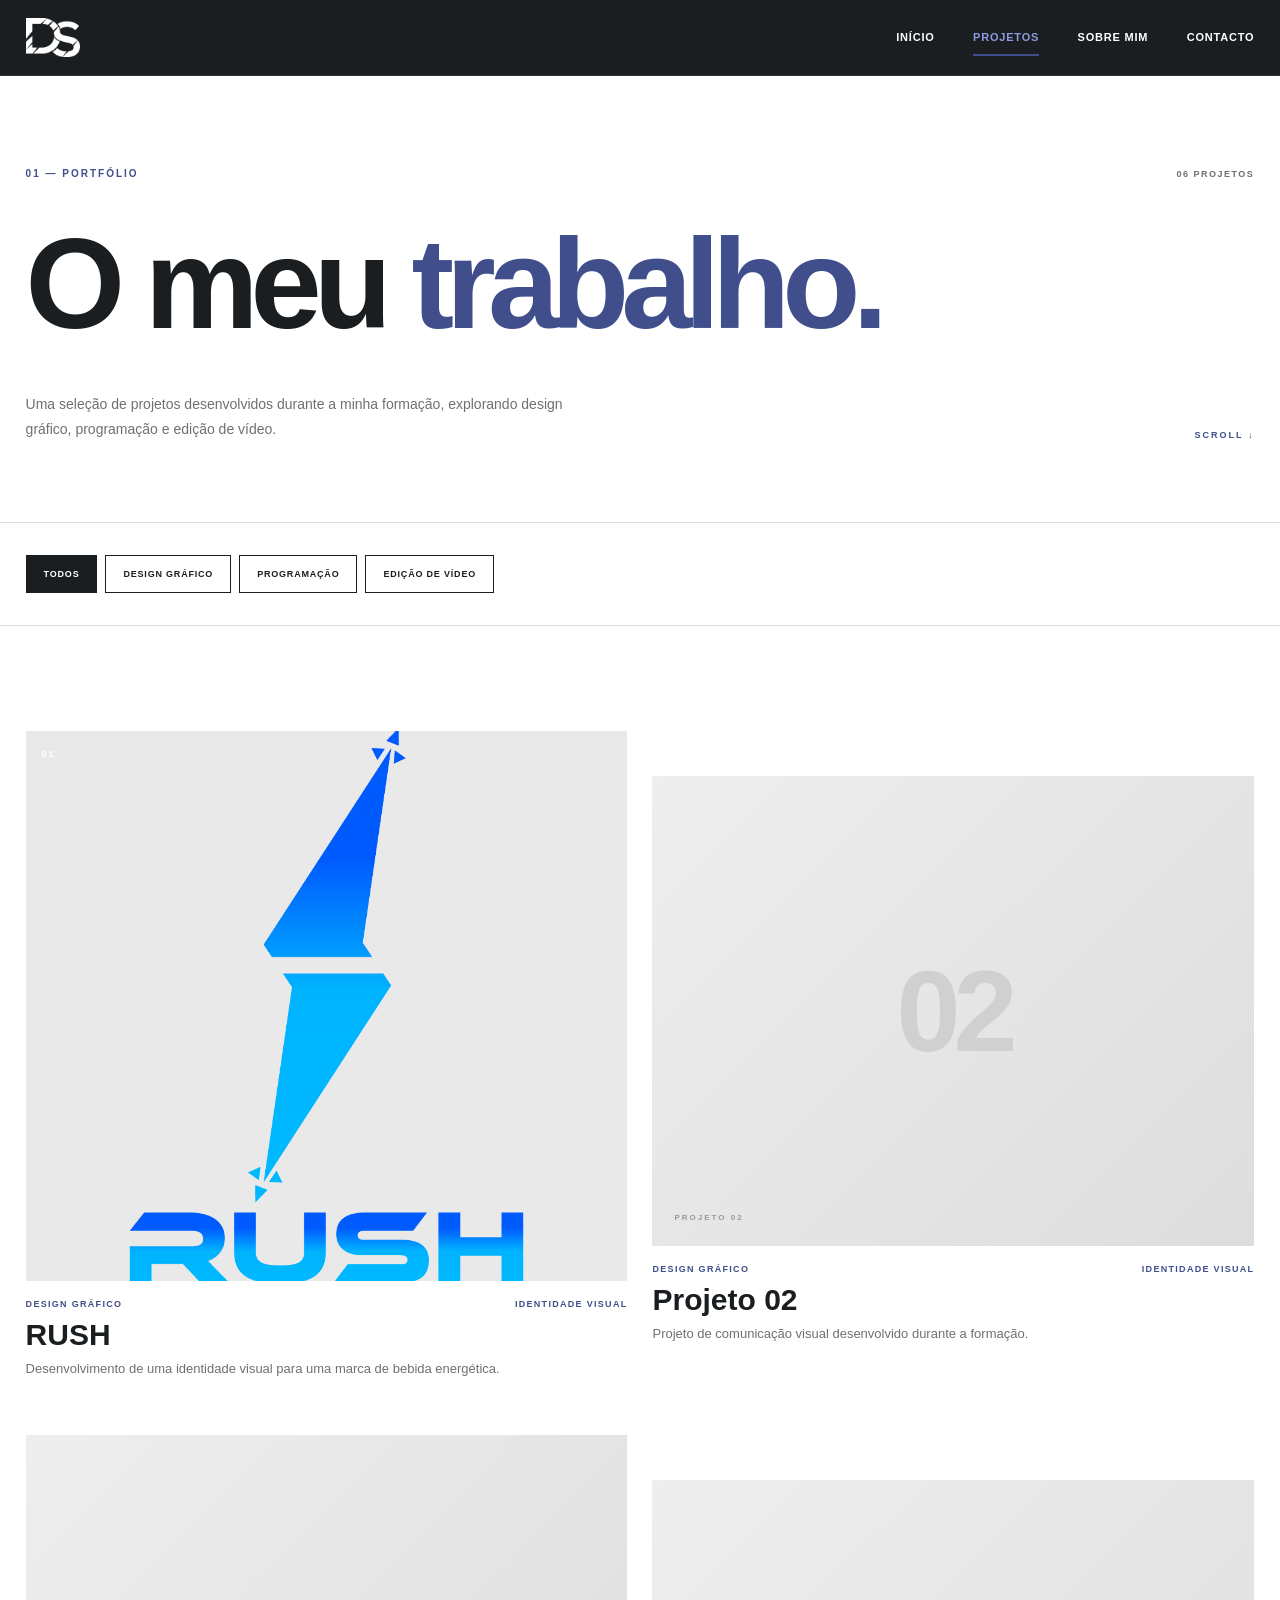
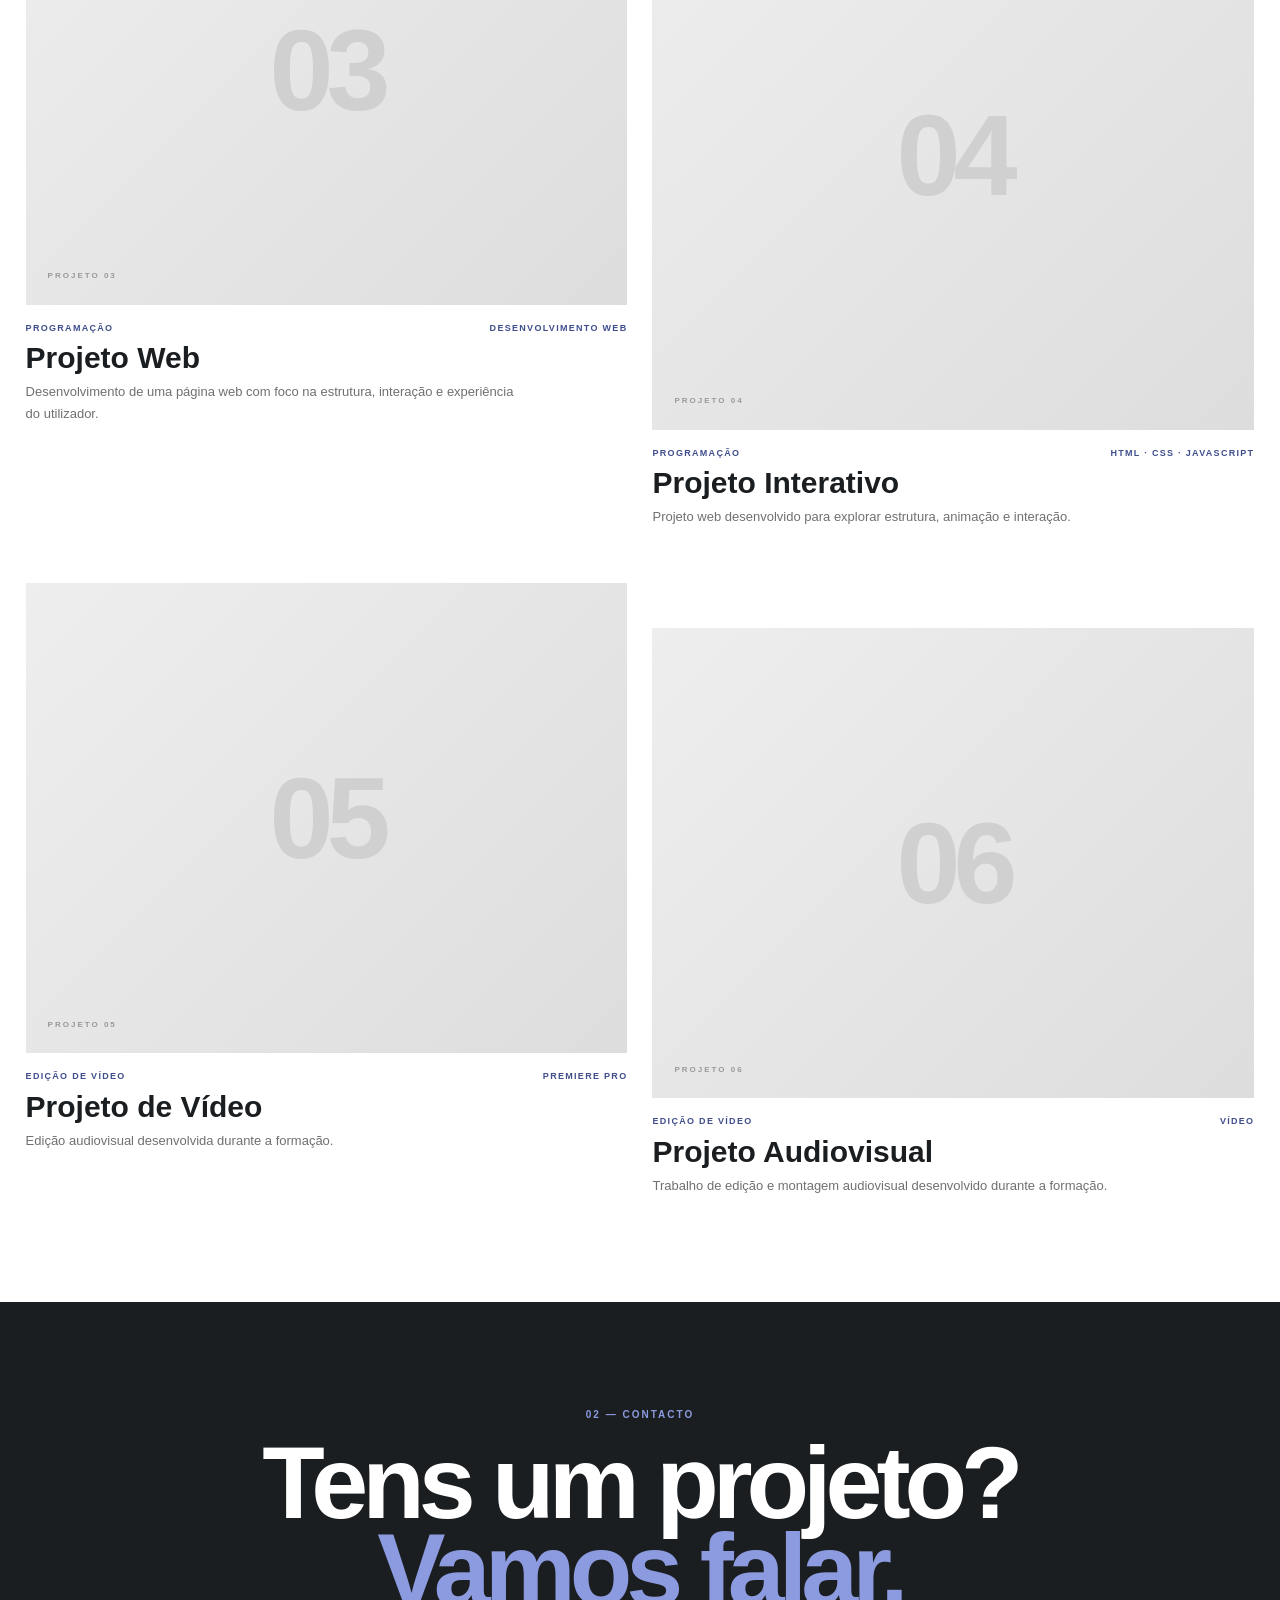
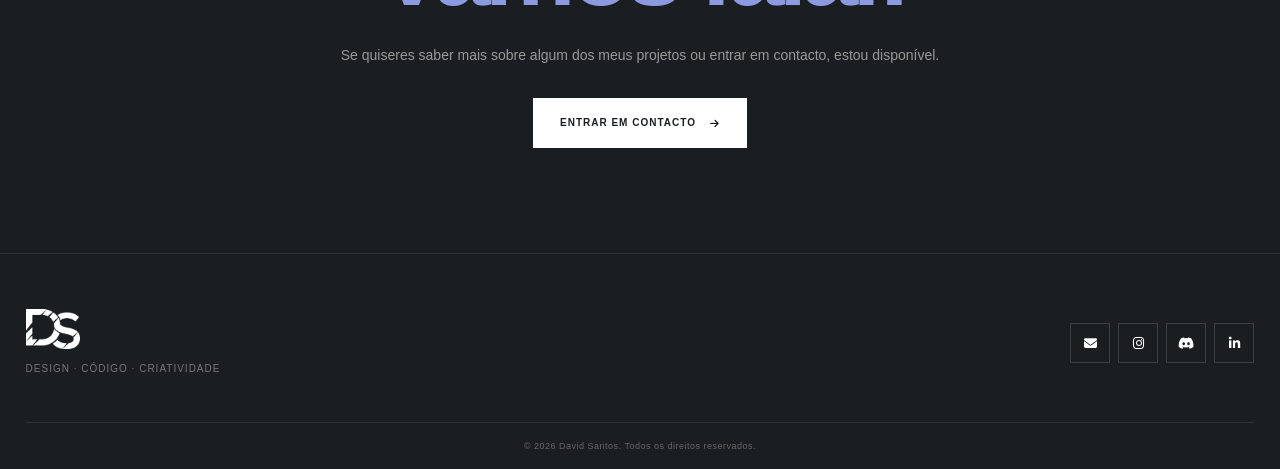
<file: projetos.html>
<!DOCTYPE html>
<html lang="pt-PT">

<head>

    <meta charset="UTF-8">

    <meta name="viewport" content="width=device-width, initial-scale=1.0">

    <meta name="description"
        content="Projetos de David Santos — Design Gráfico, Programação e Edição de Vídeo.">

    <title>Projetos — David Santos</title>

    <!-- FONT AWESOME -->
    <link
        rel="stylesheet"
        href="https://cdnjs.cloudflare.com/ajax/libs/font-awesome/6.5.2/css/all.min.css"
    >

    <!-- CSS -->
    <link rel="stylesheet" href="style.css">

</head>


<body>


    <!-- =====================================================
         NAVEGAÇÃO
    ====================================================== -->

    <header class="navbar">

        <div class="nav-container">

            <a
                href="index.html"
                class="logo"
                aria-label="David Santos — Início"
            >
                <img
                    src="Logotipo/DS Logo B.png"
                    alt="David Santos"
                >
            </a>


            <nav>

                <ul class="nav-menu">

                    <li>
                        <a href="index.html">
                            Início
                        </a>
                    </li>

                    <li>
                        <a href="projetos.html" class="active">
                            Projetos
                        </a>
                    </li>

                    <li>
                        <a href="sobre.html">
                            Sobre mim
                        </a>
                    </li>

                    <li>
                        <a href="contacto.html">
                            Contacto
                        </a>
                    </li>

                </ul>

            </nav>

        </div>

    </header>



    <main>


        <!-- =================================================
             CABEÇALHO
        ================================================== -->

        <section class="page-header section-white">

            <div class="section-container">

                <div class="page-header-top">

                    <span class="section-label">
                        01 — PORTFÓLIO
                    </span>

                    <span class="page-header-count">
                        06 PROJETOS
                    </span>

                </div>


                <h1>
                    O meu
                    <span>trabalho.</span>
                </h1>


                <div class="page-header-bottom">

                    <p>
                        Uma seleção de projetos desenvolvidos durante
                        a minha formação, explorando design gráfico,
                        programação e edição de vídeo.
                    </p>

                    <span class="page-header-scroll">
                        SCROLL ↓
                    </span>

                </div>

            </div>

        </section>



        <!-- =================================================
             FILTROS
        ================================================== -->

        <section class="project-filter-section section-white">

            <div class="section-container">

                <div class="project-filters">

                    <button
                        class="filter active"
                        data-filter="all"
                        type="button"
                    >
                        Todos
                    </button>

                    <button
                        class="filter"
                        data-filter="design"
                        type="button"
                    >
                        Design Gráfico
                    </button>

                    <button
                        class="filter"
                        data-filter="programacao"
                        type="button"
                    >
                        Programação
                    </button>

                    <button
                        class="filter"
                        data-filter="video"
                        type="button"
                    >
                        Edição de Vídeo
                    </button>

                </div>

            </div>

        </section>



        <!-- =================================================
            PROJETOS
        ================================================== -->

        <section class="all-projects section-white">

            <div class="section-container">

                <div class="all-projects-grid">


                    <!-- =====================================
                        PROJETO 01 — RUSH
                    ====================================== -->

                    <article
                        class="project-item project-large"
                        data-category="design"
                    >

                        <a href="projeto.html?id=rush">

                            <div class="project-image">

                                <img
                                    src="Imagens/Rush ofc.png"
                                    alt="Logótipo RUSH"
                                >

                                <div class="project-number">
                                    01
                                </div>

                                <div class="project-view">
                                    <i class="fa-solid fa-arrow-up-right-from-square"></i>
                                </div>

                            </div>


                            <div class="project-item-info">

                                <div class="project-item-meta">

                                    <span>
                                        Design Gráfico
                                    </span>

                                    <span>
                                        Identidade Visual
                                    </span>

                                </div>

                                <h2>
                                    RUSH
                                </h2>

                                <p>
                                    Desenvolvimento de uma identidade
                                    visual para uma marca de bebida
                                    energética.
                                </p>

                            </div>

                        </a>

                    </article>



                    <!-- =====================================
                        PROJETO 02
                    ====================================== -->

                    <article
                        class="project-item"
                        data-category="design"
                    >

                        <a href="projeto.html?id=projeto-02">

                            <div class="project-image project-placeholder">

                                <span class="placeholder-number">
                                    02
                                </span>

                                <span class="placeholder-label">
                                    PROJETO 02
                                </span>

                                <div class="project-view">
                                    <i class="fa-solid fa-arrow-up-right-from-square"></i>
                                </div>

                            </div>


                            <div class="project-item-info">

                                <div class="project-item-meta">

                                    <span>
                                        Design Gráfico
                                    </span>

                                    <span>
                                        Identidade Visual
                                    </span>

                                </div>

                                <h2>
                                    Projeto 02
                                </h2>

                                <p>
                                    Projeto de comunicação visual
                                    desenvolvido durante a formação.
                                </p>

                            </div>

                        </a>

                    </article>



                    <!-- =====================================
                        PROJETO 03
                    ====================================== -->

                    <article
                        class="project-item"
                        data-category="programacao"
                    >

                        <a href="projeto.html?id=projeto-web">

                            <div class="project-image project-placeholder">

                                <span class="placeholder-number">
                                    03
                                </span>

                                <span class="placeholder-label">
                                    PROJETO 03
                                </span>

                                <div class="project-view">
                                    <i class="fa-solid fa-arrow-up-right-from-square"></i>
                                </div>

                            </div>


                            <div class="project-item-info">

                                <div class="project-item-meta">

                                    <span>
                                        Programação
                                    </span>

                                    <span>
                                        Desenvolvimento Web
                                    </span>

                                </div>

                                <h2>
                                    Projeto Web
                                </h2>

                                <p>
                                    Desenvolvimento de uma página web
                                    com foco na estrutura, interação
                                    e experiência do utilizador.
                                </p>

                            </div>

                        </a>

                    </article>



                    <!-- =====================================
                        PROJETO 04
                    ====================================== -->

                    <article
                        class="project-item project-large"
                        data-category="programacao"
                    >

                        <a href="projeto.html?id=projeto-interativo">

                            <div class="project-image project-placeholder">

                                <span class="placeholder-number">
                                    04
                                </span>

                                <span class="placeholder-label">
                                    PROJETO 04
                                </span>

                                <div class="project-view">
                                    <i class="fa-solid fa-arrow-up-right-from-square"></i>
                                </div>

                            </div>


                            <div class="project-item-info">

                                <div class="project-item-meta">

                                    <span>
                                        Programação
                                    </span>

                                    <span>
                                        HTML · CSS · JavaScript
                                    </span>

                                </div>

                                <h2>
                                    Projeto Interativo
                                </h2>

                                <p>
                                    Projeto web desenvolvido para explorar
                                    estrutura, animação e interação.
                                </p>

                            </div>

                        </a>

                    </article>



                    <!-- =====================================
                        PROJETO 05
                    ====================================== -->

                    <article
                        class="project-item"
                        data-category="video"
                    >

                        <a href="projeto.html?id=projeto-video">

                            <div class="project-image project-placeholder">

                                <span class="placeholder-number">
                                    05
                                </span>

                                <span class="placeholder-label">
                                    PROJETO 05
                                </span>

                                <div class="project-view">
                                    <i class="fa-solid fa-play"></i>
                                </div>

                            </div>


                            <div class="project-item-info">

                                <div class="project-item-meta">

                                    <span>
                                        Edição de Vídeo
                                    </span>

                                    <span>
                                        Premiere Pro
                                    </span>

                                </div>

                                <h2>
                                    Projeto de Vídeo
                                </h2>

                                <p>
                                    Edição audiovisual desenvolvida
                                    durante a formação.
                                </p>

                            </div>

                        </a>

                    </article>



                    <!-- =====================================
                        PROJETO 06
                    ====================================== -->

                    <article
                        class="project-item"
                        data-category="video"
                    >

                        <a href="projeto.html?id=projeto-audiovisual">

                            <div class="project-image project-placeholder">

                                <span class="placeholder-number">
                                    06
                                </span>

                                <span class="placeholder-label">
                                    PROJETO 06
                                </span>

                                <div class="project-view">
                                    <i class="fa-solid fa-play"></i>
                                </div>

                            </div>


                            <div class="project-item-info">

                                <div class="project-item-meta">

                                    <span>
                                        Edição de Vídeo
                                    </span>

                                    <span>
                                        Vídeo
                                    </span>

                                </div>

                                <h2>
                                    Projeto Audiovisual
                                </h2>

                                <p>
                                    Trabalho de edição e montagem
                                    audiovisual desenvolvido durante
                                    a formação.
                                </p>

                            </div>

                        </a>

                    </article>


                </div>

            </div>

        </section>



        <!-- =================================================
             CTA
        ================================================== -->

        <section class="cta section-black">

            <div class="section-container">

                <div class="cta-content">

                    <span class="section-label">
                        02 — CONTACTO
                    </span>


                    <h2>
                        Tens um projeto?
                        <span>Vamos falar.</span>
                    </h2>


                    <p>
                        Se quiseres saber mais sobre algum dos meus
                        projetos ou entrar em contacto, estou disponível.
                    </p>


                    <a
                        href="contacto.html"
                        class="btn btn-light"
                    >
                        Entrar em contacto
                        <i class="fa-solid fa-arrow-right"></i>
                    </a>

                </div>

            </div>

        </section>

    </main>



    <!-- =====================================================
         FOOTER
    ====================================================== -->

    <footer class="footer">

        <div class="footer-main">


            <div class="footer-brand">

                <img
                    src="Logotipo/DS Logo B.png"
                    alt="David Santos"
                >

                <p>
                    Design · Código · Criatividade
                </p>

            </div>


            <div class="footer-socials">

                <a
                    href="mailto:a7492davidsantos@gmail.com"
                    aria-label="Email"
                >
                    <i class="fa-solid fa-envelope"></i>
                </a>

                <a
                    href="#"
                    aria-label="Instagram"
                >
                    <i class="fa-brands fa-instagram"></i>
                </a>

                <a
                    href="#"
                    aria-label="Discord"
                >
                    <i class="fa-brands fa-discord"></i>
                </a>

                <a
                    href="#"
                    aria-label="LinkedIn"
                >
                    <i class="fa-brands fa-linkedin-in"></i>
                </a>

            </div>

        </div>


        <div class="footer-bottom">

            <span>
                © 2026 David Santos. Todos os direitos reservados.
            </span>

        </div>

    </footer>



    <!-- JAVASCRIPT -->

    <script src="script.js"></script>

</body>

</html>
</file>
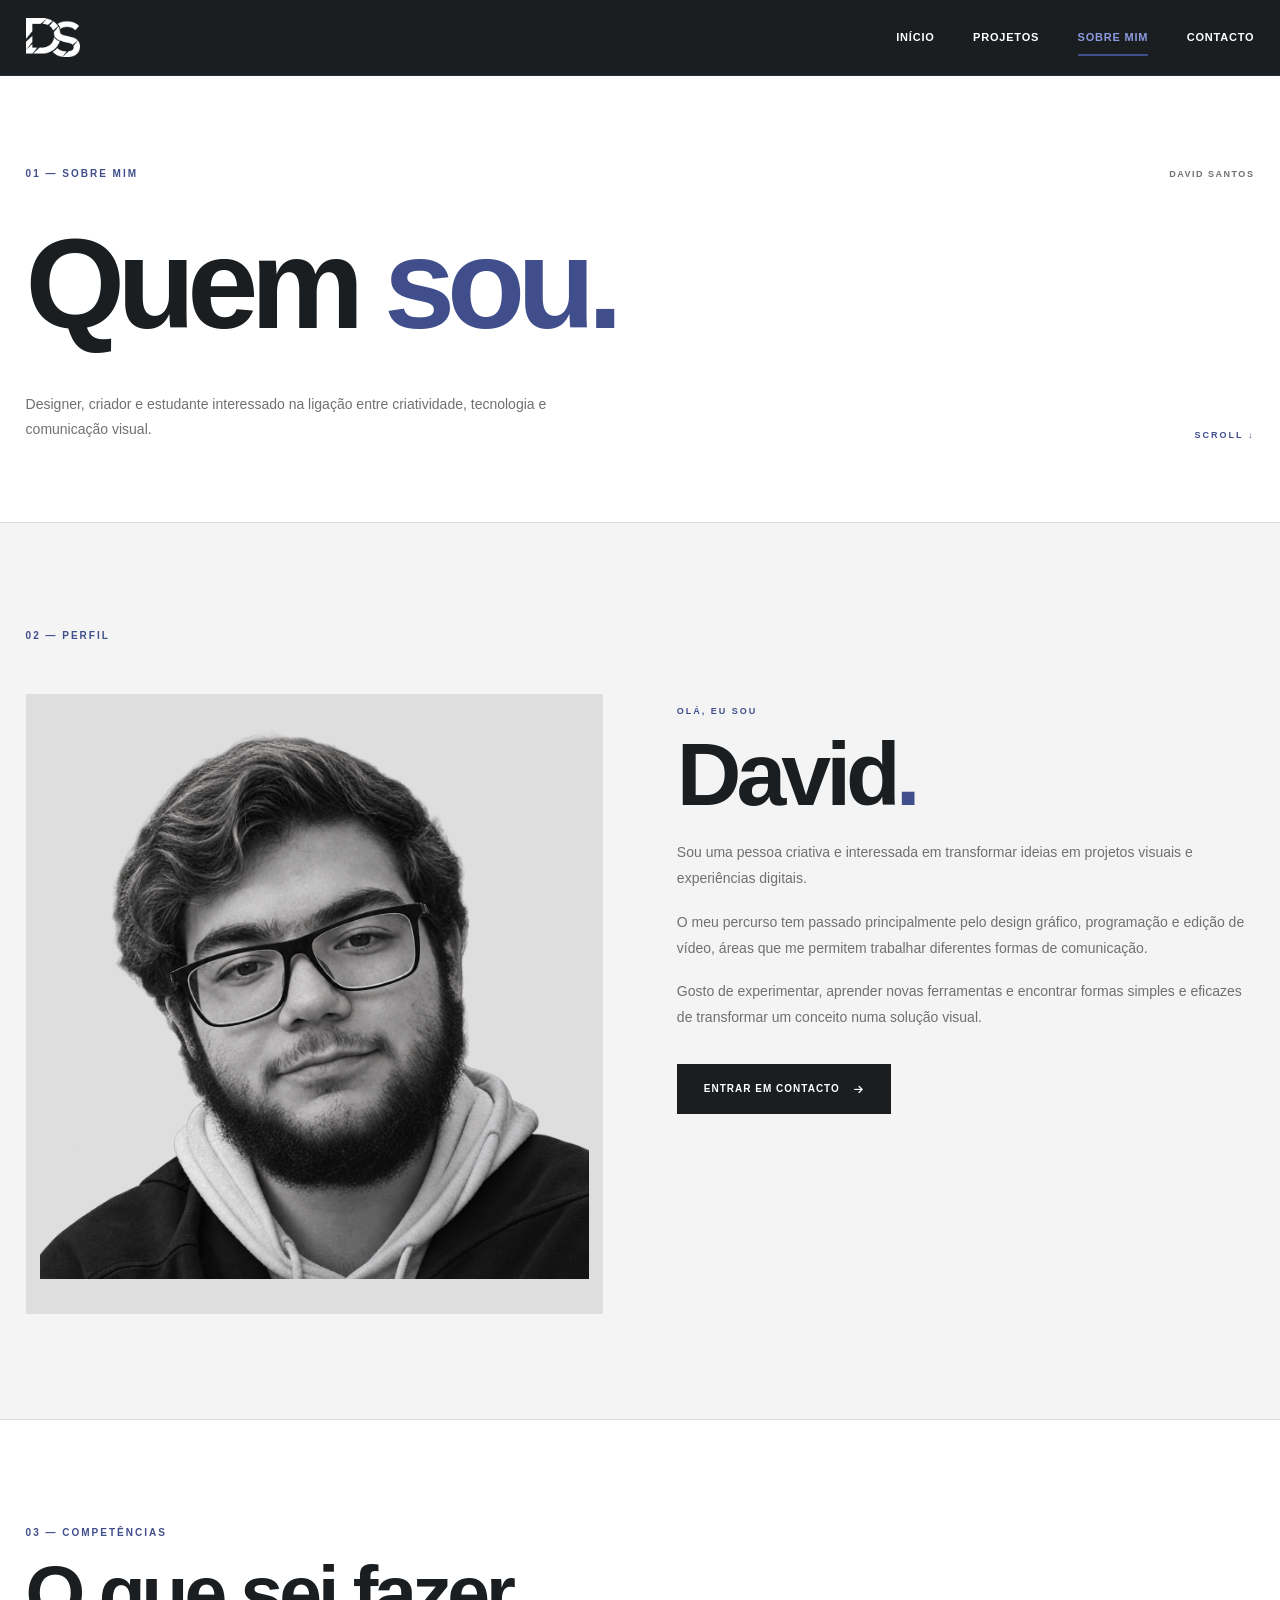
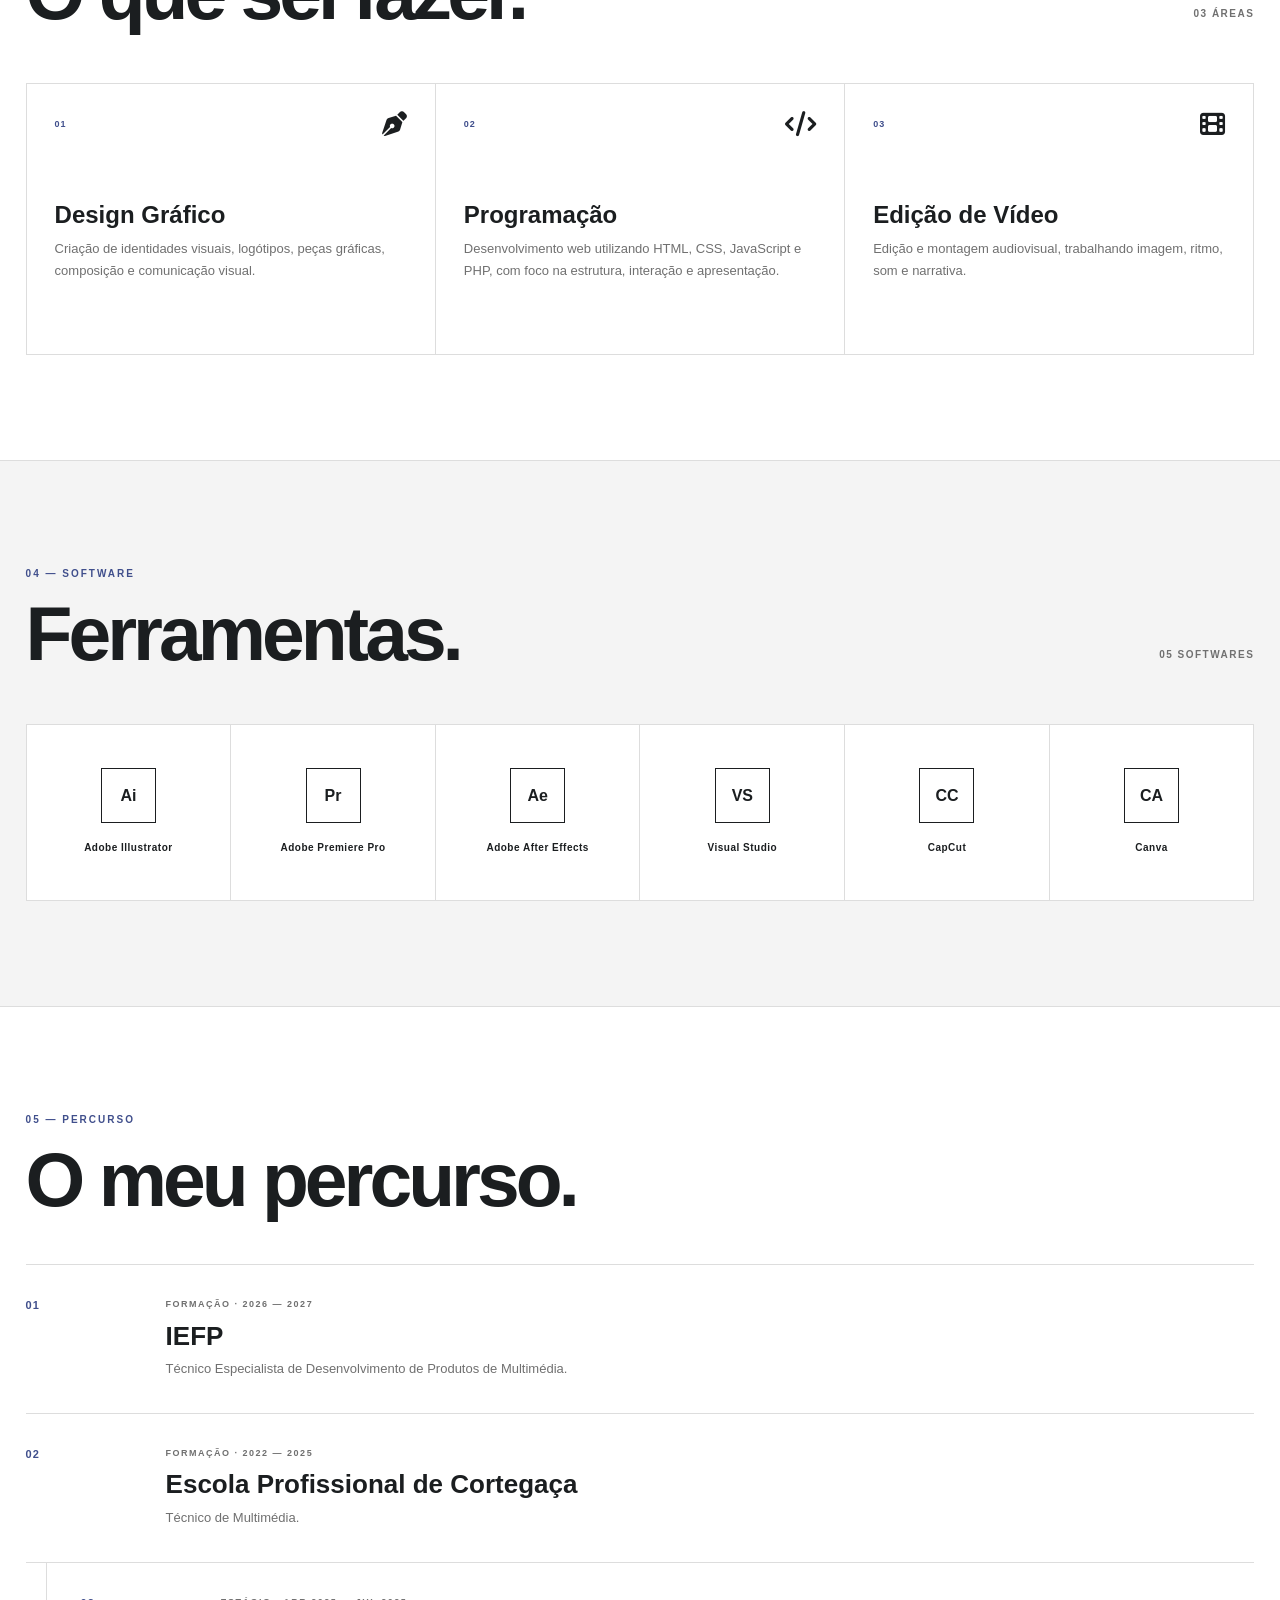
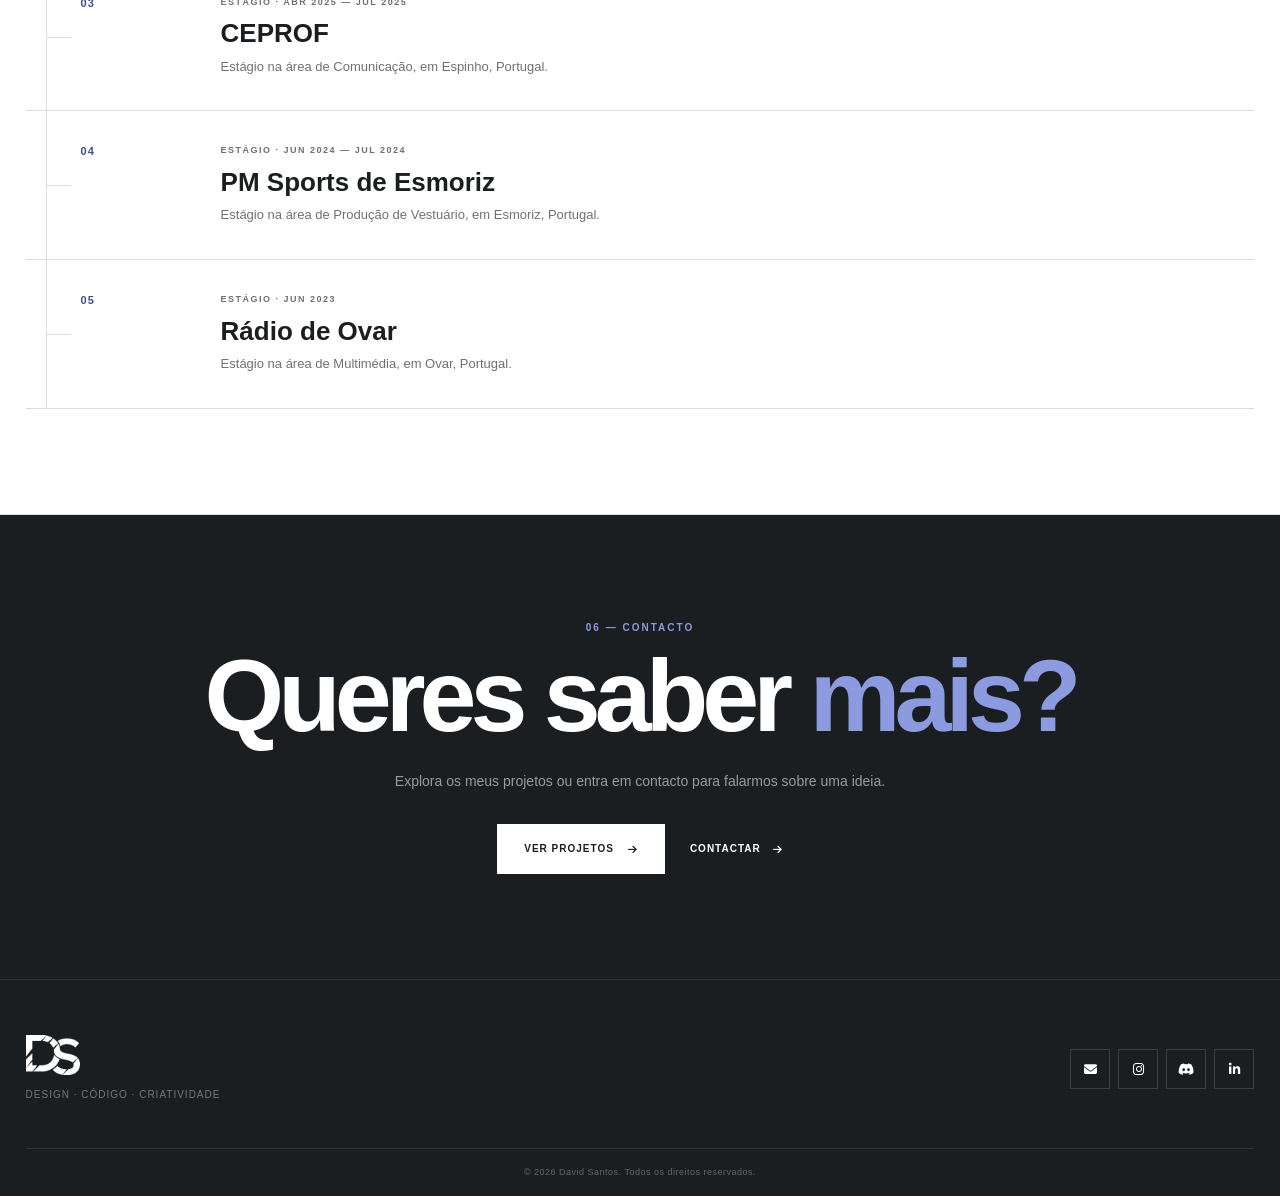
<file: sobre.html>
<!DOCTYPE html>
<html lang="pt-PT">

<head>

    <meta charset="UTF-8">

    <meta name="viewport" content="width=device-width, initial-scale=1.0">

    <meta name="description"
        content="Sobre David Santos — Design Gráfico, Programação e Edição de Vídeo.">

    <title>Sobre mim — David Santos</title>

    <!-- FONT AWESOME -->
    <link
        rel="stylesheet"
        href="https://cdnjs.cloudflare.com/ajax/libs/font-awesome/6.5.2/css/all.min.css"
    >

    <!-- CSS -->
    <link rel="stylesheet" href="style.css">

</head>


<body>


    <!-- =====================================================
         NAVEGAÇÃO
    ====================================================== -->

    <header class="navbar">

        <div class="nav-container">

            <a
                href="index.html"
                class="logo"
                aria-label="David Santos — Início"
            >
                <img
                    src="Logotipo/DS Logo B.png"
                    alt="David Santos"
                >
            </a>


            <nav>

                <ul class="nav-menu">

                    <li>
                        <a href="index.html">
                            Início
                        </a>
                    </li>

                    <li>
                        <a href="projetos.html">
                            Projetos
                        </a>
                    </li>

                    <li>
                        <a href="sobre.html" class="active">
                            Sobre mim
                        </a>
                    </li>

                    <li>
                        <a href="contacto.html">
                            Contacto
                        </a>
                    </li>

                </ul>

            </nav>

        </div>

    </header>



    <main>


        <!-- =================================================
             CABEÇALHO
        ================================================== -->

        <section class="page-header about-header section-white">

            <div class="section-container">

                <div class="page-header-top">

                    <span class="section-label">
                        01 — SOBRE MIM
                    </span>

                    <span class="page-header-count">
                        DAVID SANTOS
                    </span>

                </div>


                <h1>
                    Quem
                    <span>sou.</span>
                </h1>


                <div class="page-header-bottom">

                    <p>
                        Designer, criador e estudante interessado na
                        ligação entre criatividade, tecnologia e
                        comunicação visual.
                    </p>

                    <span class="page-header-scroll">
                        SCROLL ↓
                    </span>

                </div>

            </div>

        </section>



        <!-- =================================================
             PERFIL
        ================================================== -->

        <section class="about-profile section-gray">

            <div class="section-container">

                <div class="section-label">
                    02 — PERFIL
                </div>


                <div class="about-grid">


                    <!-- IMAGEM -->

                    <div class="about-image">

                        <img src="Imagens/Minha foto.png" alt="David Santos">

                    </div>



                    <!-- TEXTO -->

                    <div class="about-content">

                        <span class="about-small-label">
                            OLÁ, EU SOU
                        </span>


                        <h2>
                            David<span>.</span>
                        </h2>


                        <p>
                            Sou uma pessoa criativa e interessada em
                            transformar ideias em projetos visuais e
                            experiências digitais.
                        </p>


                        <p>
                            O meu percurso tem passado principalmente
                            pelo design gráfico, programação e edição
                            de vídeo, áreas que me permitem trabalhar
                            diferentes formas de comunicação.
                        </p>


                        <p>
                            Gosto de experimentar, aprender novas
                            ferramentas e encontrar formas simples e
                            eficazes de transformar um conceito numa
                            solução visual.
                        </p>


                        <a
                            href="contacto.html"
                            class="btn btn-primary"
                        >
                            Entrar em contacto
                            <i class="fa-solid fa-arrow-right"></i>
                        </a>

                    </div>

                </div>

            </div>

        </section>



        <!-- =================================================
             COMPETÊNCIAS
        ================================================== -->

        <section class="skills section-white">

            <div class="section-container">

                <div class="section-label">
                    03 — COMPETÊNCIAS
                </div>


                <div class="section-heading-row">

                    <h2 class="section-title">
                        O que sei fazer.
                    </h2>

                    <span class="section-count">
                        03 ÁREAS
                    </span>

                </div>


                <div class="skills-grid">


                    <!-- DESIGN -->

                    <article class="skill">

                        <div class="skill-top">

                            <span>
                                01
                            </span>

                            <i class="fa-solid fa-pen-nib"></i>

                        </div>


                        <h3>
                            Design Gráfico
                        </h3>


                        <p>
                            Criação de identidades visuais, logótipos,
                            peças gráficas, composição e comunicação
                            visual.
                        </p>

                    </article>



                    <!-- PROGRAMAÇÃO -->

                    <article class="skill">

                        <div class="skill-top">

                            <span>
                                02
                            </span>

                            <i class="fa-solid fa-code"></i>

                        </div>


                        <h3>
                            Programação
                        </h3>


                        <p>
                            Desenvolvimento web utilizando HTML, CSS,
                            JavaScript e PHP, com foco na estrutura,
                            interação e apresentação.
                        </p>

                    </article>



                    <!-- VÍDEO -->

                    <article class="skill">

                        <div class="skill-top">

                            <span>
                                03
                            </span>

                            <i class="fa-solid fa-film"></i>

                        </div>


                        <h3>
                            Edição de Vídeo
                        </h3>


                        <p>
                            Edição e montagem audiovisual, trabalhando
                            imagem, ritmo, som e narrativa.
                        </p>

                    </article>


                </div>

            </div>

        </section>



        <!-- =================================================
             SOFTWARE
        ================================================== -->

        <section class="software section-gray">

            <div class="section-container">

                <div class="section-label">
                    04 — SOFTWARE
                </div>


                <div class="section-heading-row">

                    <h2 class="section-title">
                        Ferramentas.
                    </h2>

                    <span class="section-count">
                        05 SOFTWARES
                    </span>

                </div>


                <div class="software-grid">


                    <!-- ILLUSTRATOR -->

                    <div class="software-item">

                        <div class="software-icon">
                            <span>Ai</span>
                        </div>

                        <span>
                            Adobe Illustrator
                        </span>

                    </div>



                    <!-- PREMIERE -->

                    <div class="software-item">

                        <div class="software-icon">
                            <span>Pr</span>
                        </div>

                        <span>
                            Adobe Premiere Pro
                        </span>

                    </div>



                    <!-- AFTER EFFECTS -->

                    <div class="software-item">

                        <div class="software-icon">
                            <span>Ae</span>
                        </div>

                        <span>
                            Adobe After Effects
                        </span>

                    </div>



                    <!-- VISUAL STUDIO -->

                    <div class="software-item">

                        <div class="software-icon">
                            <span>VS</span>
                        </div>

                        <span>
                            Visual Studio
                        </span>

                    </div>



                    <!-- CAPCUT -->

                    <div class="software-item">

                        <div class="software-icon">
                            <span>CC</span>
                        </div>

                        <span>
                            CapCut
                        </span>

                    </div>

                    <!-- CANVA -->

                    <div class="software-item">

                        <div class="software-icon">
                            <span>CA</span>
                        </div>

                        <span>
                            Canva
                        </span>

                    </div>


                </div>

            </div>

        </section>

        <!-- =================================================
            PERCURSO
        ================================================== -->

        <section class="timeline-section section-white">

            <div class="section-container">

                <div class="section-label">
                    05 — PERCURSO
                </div>

                <div class="section-heading-row">

                    <h2 class="section-title">
                        O meu percurso.
                    </h2>

                </div>


                <div class="timeline">


                    <!-- 01 — IEFP -->

                    <article class="timeline-item">

                        <div class="timeline-number">
                            01
                        </div>

                        <div class="timeline-content">

                            <span class="timeline-category">
                                FORMAÇÃO · 2026 — 2027
                            </span>

                            <h3>
                                IEFP
                            </h3>

                            <p>
                                Técnico Especialista de Desenvolvimento de
                                Produtos de Multimédia.
                            </p>

                        </div>

                    </article>



                    <!-- 02 — ESCOLA PROFISSIONAL -->

                    <article class="timeline-item">

                        <div class="timeline-number">
                            02
                        </div>

                        <div class="timeline-content">

                            <span class="timeline-category">
                                FORMAÇÃO · 2022 — 2025
                            </span>

                            <h3>
                                Escola Profissional de Cortegaça
                            </h3>

                            <p>
                                Técnico de Multimédia.
                            </p>

                        </div>

                    </article>



                    <!-- 03 — CEPROF -->

                    <article class="timeline-item timeline-internship">

                        <div class="timeline-number">
                            03
                        </div>

                        <div class="timeline-content">

                            <span class="timeline-category">
                                ESTÁGIO · ABR 2025 — JUL 2025
                            </span>

                            <h3>
                                CEPROF
                            </h3>

                            <p>
                                Estágio na área de Comunicação,
                                em Espinho, Portugal.
                            </p>

                        </div>

                    </article>



                    <!-- 04 — PM SPORTS -->

                    <article class="timeline-item timeline-internship">

                        <div class="timeline-number">
                            04
                        </div>

                        <div class="timeline-content">

                            <span class="timeline-category">
                                ESTÁGIO · JUN 2024 — JUL 2024
                            </span>

                            <h3>
                                PM Sports de Esmoriz
                            </h3>

                            <p>
                                Estágio na área de Produção de Vestuário,
                                em Esmoriz, Portugal.
                            </p>

                        </div>

                    </article>



                    <!-- 05 — RÁDIO DE OVAR -->

                    <article class="timeline-item timeline-internship">

                        <div class="timeline-number">
                            05
                        </div>

                        <div class="timeline-content">

                            <span class="timeline-category">
                                ESTÁGIO · JUN 2023
                            </span>

                            <h3>
                                Rádio de Ovar
                            </h3>

                            <p>
                                Estágio na área de Multimédia,
                                em Ovar, Portugal.
                            </p>

                        </div>

                    </article>


                </div>

            </div>

        </section>



        <!-- =================================================
             CTA
        ================================================== -->

        <section class="cta section-black">

            <div class="section-container">

                <div class="cta-content">

                    <span class="section-label">
                        06 — CONTACTO
                    </span>


                    <h2>
                        Queres saber
                        <span>mais?</span>
                    </h2>


                    <p>
                        Explora os meus projetos ou entra em contacto
                        para falarmos sobre uma ideia.
                    </p>


                    <div class="cta-buttons">

                        <a
                            href="projetos.html"
                            class="btn btn-light"
                        >
                            Ver projetos
                            <i class="fa-solid fa-arrow-right"></i>
                        </a>


                        <a
                            href="contacto.html"
                            class="text-link text-link-light"
                        >
                            Contactar
                            <i class="fa-solid fa-arrow-right"></i>
                        </a>

                    </div>

                </div>

            </div>

        </section>

    </main>



    <!-- =====================================================
         FOOTER
    ====================================================== -->

    <footer class="footer">

        <div class="footer-main">


            <div class="footer-brand">

                <img
                    src="Logotipo/DS Logo B.png"
                    alt="David Santos"
                >

                <p>
                    Design · Código · Criatividade
                </p>

            </div>


            <div class="footer-socials">

                <a
                    href="mailto:a7492davidsantos@gmail.com"
                    aria-label="Email"
                >
                    <i class="fa-solid fa-envelope"></i>
                </a>

                <a
                    href="#"
                    aria-label="Instagram"
                >
                    <i class="fa-brands fa-instagram"></i>
                </a>

                <a
                    href="#"
                    aria-label="Discord"
                >
                    <i class="fa-brands fa-discord"></i>
                </a>

                <a
                    href="#"
                    aria-label="LinkedIn"
                >
                    <i class="fa-brands fa-linkedin-in"></i>
                </a>

            </div>

        </div>


        <div class="footer-bottom">

            <span>
                © 2026 David Santos. Todos os direitos reservados.
            </span>

        </div>

    </footer>



    <!-- JAVASCRIPT -->

    <script src="script.js"></script>

</body>

</html>
</file>
<file: style.css>
/* =========================================================
   DAVID SANTOS — PORTFÓLIO
   STYLE.CSS
   ========================================================= */


/* =========================================================
   RESET
   ========================================================= */

* {
    margin: 0;
    padding: 0;
    box-sizing: border-box;
}

html {
    scroll-behavior: smooth;
}

body {
    font-family: Arial, Helvetica, sans-serif;
    background: #ffffff;
    color: #1b1e20;
    line-height: 1.6;
    overflow-x: hidden;
}

img {
    max-width: 100%;
    display: block;
}

a {
    color: inherit;
    text-decoration: none;
}

button {
    font-family: inherit;
}

button,
a {
    -webkit-tap-highlight-color: transparent;
}


/* =========================================================
   VARIÁVEIS
   ========================================================= */

:root {
    --black: #1b1e20;
    --blue: #404f8c;
    --blue-light: #8c9be0;

    --white: #ffffff;
    --gray-background: #f4f4f4;
    --gray-light: #e9e9e9;
    --gray-border: #dddddd;

    --gray: #707070;
    --gray-dark: #444444;

    --width: 96%;
    --max-width: 1800px;
}


/* =========================================================
   UTILITÁRIOS
   ========================================================= */

.section-white {
    background: var(--white);
}

.section-gray {
    background: var(--gray-background);
}

.section-black {
    background: var(--black);
    color: var(--white);
}

.section-container {
    width: min(var(--width), var(--max-width));
    margin-left: auto;
    margin-right: auto;

    padding: 105px 0;
}

.section-label {
    display: block;
    margin-bottom: 16px;

    font-size: 10px;
    font-weight: 800;
    letter-spacing: 2px;
    text-transform: uppercase;

    color: var(--blue);
}

.section-black .section-label {
    color: var(--blue-light);
}

.section-title {
    font-size: clamp(42px, 6vw, 82px);
    line-height: .92;
    letter-spacing: -4px;
    font-weight: 800;
}

.section-title span {
    color: var(--blue);
}

.section-heading-row {
    display: flex;
    align-items: flex-end;
    justify-content: space-between;

    gap: 30px;
}

.section-count {
    padding-bottom: 6px;

    font-size: 10px;
    font-weight: 700;
    letter-spacing: 1.5px;

    color: var(--gray);
}


/* =========================================================
   NAVBAR
   ========================================================= */

.navbar {
    position: sticky;
    top: 0;
    z-index: 1000;

    width: 100%;
    height: 76px;

    background: var(--black);
    color: var(--white);

    border-bottom: 1px solid rgba(255, 255, 255, .08);

    transition:
        height .3s ease,
        box-shadow .3s ease;
}

.navbar.navbar-scrolled {
    height: 68px;

    box-shadow:
        0 8px 30px rgba(0, 0, 0, .14);
}

.nav-container {
    width: min(var(--width), var(--max-width));
    max-width: none;
    height: 100%;

    margin-left: auto;
    margin-right: auto;

    display: flex;
    align-items: center;
    justify-content: space-between;
}

.logo {
    display: flex;
    align-items: center;

    flex-shrink: 0;
}

.logo img {
    width: auto;
    height: 40px;

    object-fit: contain;
}

.nav-menu {
    display: flex;
    align-items: center;

    gap: clamp(20px, 3vw, 40px);

    margin: 0;
    padding: 0;

    list-style: none;
}

.nav-menu a {
    position: relative;

    display: inline-block;

    padding: 5px 0;

    font-size: 11px;
    font-weight: 700;
    letter-spacing: .8px;
    text-transform: uppercase;

    color: var(--white);

    transition: color .25s ease;
}

.nav-menu a::after {
    content: "";

    position: absolute;
    left: 0;
    bottom: -4px;

    width: 0;
    height: 2px;

    background: var(--blue);

    transition: width .3s ease;
}

.nav-menu a:hover {
    color: var(--blue-light);
}

.nav-menu a:hover::after,
.nav-menu a.active::after {
    width: 100%;
}

.nav-menu a.active {
    color: var(--blue-light);
}


/* =========================================================
   BOTÕES
   ========================================================= */

.btn {
    min-height: 50px;

    padding: 0 25px;

    display: inline-flex;
    align-items: center;
    justify-content: center;

    gap: 14px;

    border: 2px solid var(--black);

    font-size: 10px;
    font-weight: 800;
    letter-spacing: 1px;
    text-transform: uppercase;

    cursor: pointer;

    position: relative;
    z-index: 5;

    transition:
        background .3s ease,
        color .3s ease,
        border-color .3s ease,
        transform .3s ease;
}

.btn i {
    font-size: 10px;

    transition:
        transform .3s ease;
}

.btn:hover {
    transform: translateY(-3px);
}

.btn:hover i {
    transform: translateX(4px);
}

.btn-primary {
    background: var(--black);
    color: var(--white);
}

.btn-primary:hover {
    background: var(--blue);
    border-color: var(--blue);
}

.btn-light {
    background: var(--white);
    border-color: var(--white);
    color: var(--black);
}

.btn-light:hover {
    background: transparent;
    color: var(--white);
}

.text-link {
    display: inline-flex;
    align-items: center;

    gap: 12px;

    font-size: 10px;
    font-weight: 800;
    letter-spacing: 1px;
    text-transform: uppercase;

    transition:
        color .25s ease,
        transform .25s ease;
}

.text-link i {
    transition:
        transform .25s ease;
}

.text-link:hover {
    color: var(--blue);
    transform: translateX(3px);
}

.text-link:hover i {
    transform: translateX(4px);
}

.text-link-light {
    color: var(--white);
}

.text-link-light:hover {
    color: var(--blue-light);
}


/* =========================================================
   HERO
   ========================================================= */

.hero {
    position: relative;

    width: 100%;
    max-width: none;

    min-height: calc(100vh - 76px);

    margin: 0;

    display: flex;
    align-items: center;

    overflow: hidden;
}

.hero-content {
    position: relative;

    width: var(--width);
    max-width: var(--max-width);

    margin: 0 auto;

    padding: 55px 0 75px;
}

.hero-top {
    display: flex;
    align-items: center;
    justify-content: space-between;

    margin-bottom: 55px;

    gap: 20px;
}

.hero-index,
.hero-year {
    font-size: 10px;
    font-weight: 800;
    letter-spacing: 2px;

    color: var(--gray);
}

.hero-year {
    color: var(--blue);
}

.hero-main {
    position: relative;
    z-index: 2;

    width: 100%;
    min-width: 0;
}

.hero-brand {
    width: min(650px, 75%);
    max-width: 100%;

    margin-bottom: 35px;
}

.hero-brand img {
    width: 100%;
    height: auto;
}

.hero h1 {
    max-width: 1000px;

    margin-bottom: 42px;

    font-size: clamp(58px, 9vw, 135px);
    line-height: .82;
    letter-spacing: -8px;
    font-weight: 900;
}

.hero h1 span {
    color: var(--blue);
}

.hero-bottom {
    display: flex;
    align-items: flex-end;
    justify-content: space-between;

    gap: 50px;

    width: 100%;
}

.hero-bottom p {
    max-width: 500px;

    color: var(--gray);

    font-size: 14px;
    line-height: 1.8;
}

.hero-actions {
    display: flex;
    align-items: center;

    gap: 30px;

    flex-wrap: wrap;
}

.hero-mark {
    position: absolute;

    right: 2%;
    bottom: 25px;

    width: clamp(180px, 25vw, 400px);

    opacity: .06;

    pointer-events: none;
    user-select: none;

    z-index: 1;
}

.hero-mark img {
    width: 100%;
    height: auto;
}

.hero-scroll {
    position: absolute;

    left: max(2%, calc((100% - var(--max-width)) / 2));
    bottom: 25px;

    display: flex;
    align-items: center;
    gap: 12px;

    color: var(--gray);

    font-size: 9px;
    font-weight: 800;
    letter-spacing: 2px;
}

.hero-scroll i {
    color: var(--blue);

    animation: scrollArrow 1.6s ease-in-out infinite;
}


/* =========================================================
   INTRO
   ========================================================= */

.intro {
    border-top: 1px solid var(--gray-border);
}

.intro-layout {
    display: grid;

    grid-template-columns:
        minmax(0, 1.05fr)
        minmax(0, .95fr);

    gap: 6%;

    margin-top: 45px;
}

.intro-content {
    padding-top: 5px;
}

.intro-content p {
    margin-bottom: 20px;

    color: var(--gray);

    font-size: 15px;
    line-height: 1.85;
}

.intro-content .text-link {
    margin-top: 10px;
}


/* =========================================================
   ÁREAS
   ========================================================= */

.areas {
    border-top: 1px solid var(--gray-border);
}

.services-grid {
    display: grid;

    grid-template-columns:
        repeat(3, minmax(0, 1fr));

    gap: 1px;

    margin-top: 55px;

    background: var(--gray-border);

    border: 1px solid var(--gray-border);
}

.service-card {
    position: relative;

    min-height: 350px;

    padding: 30px;

    background: var(--white);

    display: flex;
    flex-direction: column;

    transition:
        background .35s ease,
        color .35s ease;
}

.service-card:hover {
    background: var(--black);
    color: var(--white);
}

.service-number {
    font-size: 10px;
    font-weight: 800;
    letter-spacing: 1px;

    color: var(--blue);
}

.service-icon {
    margin-top: auto;
    margin-bottom: 28px;

    font-size: 28px;

    transition:
        color .3s ease,
        transform .3s ease;
}

.service-card:hover .service-icon {
    color: var(--blue-light);
    transform: translateY(-4px);
}

.service-card h3 {
    margin-bottom: 12px;

    font-size: 24px;
    line-height: 1.1;
    font-weight: 800;
}

.service-card p {
    max-width: 380px;

    color: var(--gray);

    font-size: 13px;
    line-height: 1.65;

    transition:
        color .3s ease;
}

.service-card:hover p {
    color: #aaaaaa;
}

.service-arrow {
    position: absolute;

    right: 30px;
    bottom: 30px;

    width: 34px;
    height: 34px;

    display: flex;
    align-items: center;
    justify-content: center;

    border: 1px solid var(--gray-border);

    font-size: 11px;

    transition:
        background .3s ease,
        border-color .3s ease,
        color .3s ease;
}

.service-card:hover .service-arrow {
    background: var(--blue);
    border-color: var(--blue);
    color: var(--white);
}


/* =========================================================
   PROJETOS — HOME
   ========================================================= */

.projects {
    border-top: 1px solid var(--gray-border);
}

.projects .section-container {
    padding-top: 80px;
    padding-bottom: 80px;
}

.projects-grid {
    display: grid;
    grid-template-columns: 1fr 1fr;
    column-gap: 25px;
    align-items: start;
    margin-top: 45px;
}

.project-card.project-featured {
    grid-column: 1;
    grid-row: 1 / span 2;
    width: 78%;
}

.project-card.project-featured .project-image {
    height: 260px;
}

.project-card:nth-child(2) {
    grid-column: 2;
    grid-row: 1;
}

.project-card:nth-child(2) .project-image {
    height: 360px;
}

.project-card.project-wide {
    grid-column: 2;
    grid-row: 2;

    width: 100%;
    margin: 20px 0 0;
}

.project-card.project-wide .project-image {
    height: 360px;
}


/* =========================================================
   IMAGENS DOS PROJETOS
   ========================================================= */

.project-image {
    position: relative;
    width: 100%;
    overflow: hidden;
    background: #e9e9e9;
}

.project-image img {
    width: 100%;
    height: 100%;
    object-fit: cover;

    transition:
        transform .7s cubic-bezier(.2,.7,.2,1);
}

.project-card:hover .project-image img {
    transform: scale(1.045);
}


/* =========================================================
   PLACEHOLDERS
   ========================================================= */

.project-placeholder {
    display: flex;
    align-items: center;
    justify-content: center;

    background:
        linear-gradient(
            135deg,
            #eeeeee,
            #dddddd
        );
}

.project-placeholder > span:first-child {
    font-size: 13px;
    font-weight: 800;
    letter-spacing: 3px;
    color: #999999;
}


/* =========================================================
   OVERLAY
   ========================================================= */

.project-overlay {
    position: absolute;
    right: 18px;
    bottom: 18px;

    width: 48px;
    height: 48px;

    display: flex;
    align-items: center;
    justify-content: center;

    background: var(--black);
    color: var(--white);

    opacity: 0;
    transform: translateY(10px);

    transition:
        opacity .3s ease,
        transform .3s ease,
        background .3s ease;
}

.project-card:hover .project-overlay {
    opacity: 1;
    transform: translateY(0);
}

.project-overlay:hover {
    background: var(--blue);
}


/* =========================================================
   INFORMAÇÃO DOS PROJETOS
   ========================================================= */

.project-info {
    padding-top: 14px;
}

.project-meta,
.project-item-meta {
    display: flex;
    align-items: center;
    justify-content: space-between;

    gap: 20px;
    margin-bottom: 8px;

    font-size: 9px;
    font-weight: 800;
    letter-spacing: 1.3px;
    text-transform: uppercase;

    color: var(--blue);
}

.project-info h3 {
    margin-bottom: 7px;

    font-size: 28px;
    line-height: 1;
    font-weight: 800;
}

.project-info p {
    max-width: 500px;

    color: var(--gray);
    font-size: 13px;
}


/* =========================================================
   PÁGINAS INTERNAS — HEADER
   ========================================================= */

.page-header {
    border-bottom: 1px solid var(--gray-border);
}

.page-header .section-container {
    padding-top: 90px;
    padding-bottom: 80px;
}

.page-header-top {
    display: flex;
    align-items: center;
    justify-content: space-between;

    margin-bottom: 50px;
}

.page-header-top .section-label {
    margin-bottom: 0;
}

.page-header-count {
    font-size: 9px;
    font-weight: 800;
    letter-spacing: 1.5px;

    color: var(--gray);
}

.page-header h1 {
    max-width: 1000px;

    font-size: clamp(65px, 10vw, 150px);
    line-height: .82;
    letter-spacing: -8px;
    font-weight: 900;
}

.page-header h1 span {
    color: var(--blue);
}

.page-header-bottom {
    display: flex;
    align-items: flex-end;
    justify-content: space-between;

    gap: 50px;

    margin-top: 55px;
}

.page-header-bottom p {
    max-width: 570px;

    color: var(--gray);

    font-size: 14px;
    line-height: 1.8;
}

.page-header-scroll {
    white-space: nowrap;

    font-size: 9px;
    font-weight: 800;
    letter-spacing: 2px;

    color: var(--blue);
}


/* =========================================================
   FILTROS
   ========================================================= */

.project-filter-section {
    border-bottom: 1px solid var(--gray-border);
}

.project-filter-section .section-container {
    padding-top: 32px;
    padding-bottom: 32px;
}

.project-filters {
    display: flex;
    align-items: center;
    flex-wrap: wrap;

    gap: 8px;
}

.filter {
    min-height: 38px;

    padding: 0 17px;

    border: 1px solid var(--black);

    background: var(--white);
    color: var(--black);

    font-size: 9px;
    font-weight: 800;
    letter-spacing: .8px;
    text-transform: uppercase;

    cursor: pointer;

    transition:
        background .25s ease,
        color .25s ease,
        border-color .25s ease,
        transform .25s ease;
}

.filter:hover {
    background: var(--blue);
    border-color: var(--blue);
    color: var(--white);

    transform: translateY(-2px);
}

.filter.active {
    background: var(--black);
    border-color: var(--black);
    color: var(--white);
}

.filter.active:hover {
    background: var(--blue);
    border-color: var(--blue);
}


/* =========================================================
   TODOS OS PROJETOS
   ========================================================= */

.all-projects-grid {
    display: grid;

    grid-template-columns:
        minmax(0, 1fr)
        minmax(0, 1fr);

    column-gap: 25px;
    row-gap: 55px;

    align-items: start;
}

.project-item {
    min-width: 0;

    transition:
        opacity .3s ease,
        transform .3s ease;
}

.project-item:nth-child(even) {
    margin-top: 45px;
}

.project-item.project-large {
    grid-column: span 1;
}

.project-item .project-image {
    height: 470px;
}

.project-item.project-large .project-image {
    height: 550px;
}

.project-item .project-image img {
    width: 100%;
    height: 100%;

    object-fit: cover;

    transition:
        transform .7s cubic-bezier(.2,.7,.2,1);
}

.project-item-info {
    padding-top: 16px;
}

.project-item-info h2 {
    margin-bottom: 8px;

    font-size: 30px;
    line-height: 1;

    font-weight: 800;

    transition:
        color .25s ease;
}

.project-item:hover .project-item-info h2 {
    color: var(--blue);
}

.project-item-info p {
    max-width: 500px;

    color: var(--gray);

    font-size: 13px;
    line-height: 1.7;
}

.project-number {
    position: absolute;

    top: 16px;
    left: 16px;

    font-size: 9px;
    font-weight: 800;
    letter-spacing: 2px;

    color: var(--white);
}

.project-view {
    position: absolute;

    right: 16px;
    bottom: 16px;

    width: 48px;
    height: 48px;

    display: flex;
    align-items: center;
    justify-content: center;

    background: var(--black);
    color: var(--white);

    opacity: 0;

    transform: translateY(10px);

    transition:
        opacity .3s ease,
        transform .3s ease,
        background .3s ease;
}

.project-item:hover .project-view {
    opacity: 1;
    transform: translateY(0);
}

.project-view:hover {
    background: var(--blue);
}

.placeholder-number {
    font-size: clamp(75px, 9vw, 135px) !important;
    font-weight: 900 !important;
    letter-spacing: -7px !important;

    color: #d0d0d0 !important;
}

.placeholder-label {
    position: absolute;

    bottom: 22px;
    left: 22px;

    font-size: 8px !important;
    font-weight: 800 !important;
    letter-spacing: 2px !important;

    color: #999999 !important;
}


/* =========================================================
   SOBRE MIM
   ========================================================= */

.about-profile {
    border-bottom: 1px solid var(--gray-border);
}

.about-grid {
    display: grid;

    grid-template-columns:
        minmax(0, 1fr)
        minmax(0, 1fr);

    gap: 6%;

    margin-top: 50px;
}


/* FOTO DE PERFIL */

.about-image {
    position: relative;
    width: 100%;
    height: 620px;
    background: #dedede;
    overflow: hidden;

    display: flex;
    align-items: center;
    justify-content: center;
}

.about-image img {
    width: 95%;
    height: 95%;
    display: block;
    object-fit: contain;
    object-position: center;
}

.about-image:hover img {
    transform: scale(1.025);
}


/* PLACEHOLDER — CASO AINDA SEJA USADO */

.about-image-placeholder {
    width: 100%;
    height: 100%;

    display: flex;
    flex-direction: column;
    align-items: center;
    justify-content: center;

    background:
        linear-gradient(
            135deg,
            #ededed,
            #dcdcdc
        );

    color: #b0b0b0;
}

.about-image-placeholder span {
    font-size: clamp(120px, 15vw, 220px);
    line-height: .8;

    font-weight: 900;
    letter-spacing: -12px;
}

.about-image-placeholder small {
    margin-top: 22px;

    font-size: 9px;
    font-weight: 800;
    letter-spacing: 2px;
}


/* TEXTO */

.about-content {
    padding-top: 10px;
}

.about-small-label {
    display: block;

    margin-bottom: 17px;

    font-size: 9px;
    font-weight: 800;
    letter-spacing: 2px;

    color: var(--blue);
}

.about-content h2 {
    margin-bottom: 28px;

    font-size: clamp(55px, 7vw, 95px);
    line-height: .85;
    letter-spacing: -5px;
    font-weight: 900;
}

.about-content h2 span {
    color: var(--blue);
}

.about-content p {
    max-width: 580px;

    margin-bottom: 18px;

    color: var(--gray);

    font-size: 14px;
    line-height: 1.85;
}

.about-content .btn {
    margin-top: 15px;
}


/* =========================================================
   SKILLS
   ========================================================= */

.skills {
    border-bottom: 1px solid var(--gray-border);
}

.skills-grid {
    display: grid;

    grid-template-columns:
        repeat(3, minmax(0, 1fr));

    gap: 1px;

    margin-top: 55px;

    background: var(--gray-border);

    border: 1px solid var(--gray-border);
}

.skill {
    min-height: 270px;

    padding: 28px;

    background: var(--white);

    transition:
        background .3s ease,
        color .3s ease;
}

.skill:hover {
    background: var(--black);
    color: var(--white);
}

.skill-top {
    display: flex;
    align-items: center;
    justify-content: space-between;

    margin-bottom: 65px;
}

.skill-top span {
    font-size: 9px;
    font-weight: 800;
    letter-spacing: 1px;

    color: var(--blue);
}

.skill-top i {
    font-size: 25px;

    transition:
        color .3s ease,
        transform .3s ease;
}

.skill:hover .skill-top i {
    color: var(--blue-light);
    transform: translateY(-4px);
}

.skill h3 {
    margin-bottom: 10px;

    font-size: 24px;
    line-height: 1.1;
    font-weight: 800;
}

.skill p {
    max-width: 400px;

    color: var(--gray);

    font-size: 13px;
    line-height: 1.65;

    transition:
        color .3s ease;
}

.skill:hover p {
    color: #aaa;
}


/* =========================================================
   SOFTWARE
   ========================================================= */

.software {
    border-bottom: 1px solid var(--gray-border);
}

.software-grid {
    display: grid;

    grid-template-columns:
        repeat(6, minmax(0, 1fr));

    gap: 1px;

    margin-top: 55px;

    background: var(--gray-border);

    border: 1px solid var(--gray-border);
}

.software-item {
    min-height: 175px;

    padding: 22px;

    display: flex;
    flex-direction: column;
    align-items: center;
    justify-content: center;

    text-align: center;

    background: var(--white);

    transition:
        background .3s ease,
        color .3s ease;
}

.software-item:hover {
    background: var(--blue);
    color: var(--white);
}

.software-icon {
    width: 55px;
    height: 55px;

    margin-bottom: 17px;

    display: flex;
    align-items: center;
    justify-content: center;

    border: 1px solid var(--black);

    font-size: 16px;
    font-weight: 900;

    transition:
        border-color .3s ease;
}

.software-item:hover .software-icon {
    border-color: var(--white);
}

.software-item > span:last-child {
    font-size: 10px;
    font-weight: 800;
    letter-spacing: .5px;
}


/* =========================================================
   TIMELINE
   ========================================================= */

.timeline-section {
    border-bottom: 1px solid var(--gray-border);
}

.timeline {
    margin-top: 50px;

    border-top: 1px solid var(--gray-border);
}

.timeline-item {
    display: grid;

    grid-template-columns: 100px minmax(0, 1fr);

    gap: 40px;

    padding: 32px 0;

    border-bottom: 1px solid var(--gray-border);

    transition:
        padding-left .3s ease,
        border-color .3s ease;
}

.timeline-item:hover {
    padding-left: 12px;
    border-color: var(--blue);
}

.timeline-number {
    font-size: 11px;
    font-weight: 800;
    letter-spacing: 1px;

    color: var(--blue);
}

.timeline-category {
    display: block;

    margin-bottom: 10px;

    font-size: 9px;
    font-weight: 800;
    letter-spacing: 1.5px;

    color: var(--gray);
}

.timeline-content h3 {
    margin-bottom: 8px;

    font-size: 26px;
    line-height: 1.1;
    font-weight: 800;

    transition:
        color .25s ease;
}

.timeline-item:hover .timeline-content h3 {
    color: var(--blue);
}

.timeline-content p {
    max-width: 650px;

    color: var(--gray);

    font-size: 13px;
    line-height: 1.75;
}


/* =========================================================
   ESTÁGIOS — LIGADOS À FORMAÇÃO
   ========================================================= */

.timeline-internship {
    position: relative;

    padding-left: 55px;
}

.timeline-internship::before {
    content: "";

    position: absolute;

    left: 20px;
    top: 0;
    bottom: 0;

    width: 1px;

    background: var(--gray-border);
}

.timeline-internship .timeline-number {
    position: relative;
}

.timeline-internship .timeline-number::before {
    content: "";

    position: absolute;

    left: -35px;
    top: 50%;

    width: 25px;
    height: 1px;

    background: var(--gray-border);
}

.timeline-internship:hover {
    padding-left: 67px;
}


/* =========================================================
   CONTACTO
   ========================================================= */

.contact-section {
    border-bottom: 1px solid var(--gray-border);
}

.contact-grid {
    display: grid;

    grid-template-columns:
        repeat(2, minmax(0, 1fr));

    gap: 1px;

    margin-top: 50px;

    background: var(--gray-border);

    border: 1px solid var(--gray-border);
}

.contact-card {
    min-height: 290px;

    padding: 30px;

    display: flex;
    flex-direction: column;

    background: var(--white);

    transition:
        background .3s ease,
        color .3s ease;
}

.contact-card:hover {
    background: var(--black);
    color: var(--white);
}

.contact-card-top {
    display: flex;
    align-items: flex-start;
    justify-content: space-between;
}

.contact-number {
    font-size: 9px;
    font-weight: 800;
    letter-spacing: 1px;

    color: var(--blue);
}

.contact-icon {
    font-size: 25px;

    transition:
        color .3s ease,
        transform .3s ease;
}

.contact-card:hover .contact-icon {
    color: var(--blue-light);
    transform: translateY(-3px);
}

.contact-card-content {
    margin-top: auto;
}

.contact-card h2 {
    margin-bottom: 8px;

    font-size: 27px;
    line-height: 1;
    font-weight: 800;
}

.contact-card p {
    max-width: 350px;

    margin-bottom: 18px;

    color: var(--gray);

    font-size: 13px;

    transition:
        color .3s ease;
}

.contact-card:hover p {
    color: #aaa;
}

.contact-link {
    display: inline-flex;
    align-items: center;

    gap: 10px;

    font-size: 11px;
    font-weight: 800;

    transition:
        color .25s ease;
}

.contact-link i {
    font-size: 9px;
}

.contact-link:hover {
    color: var(--blue);
}


/* =========================================================
   CONTACTO FINAL
   ========================================================= */

.contact-final {
    background: var(--black);
    color: var(--white);
}

.contact-final-content {
    max-width: 900px;
}

.contact-final h2 {
    margin-bottom: 30px;

    font-size: clamp(55px, 8vw, 115px);
    line-height: .85;
    letter-spacing: -6px;
    font-weight: 900;
}

.contact-final h2 span {
    color: var(--blue-light);
}

.contact-final p {
    max-width: 550px;

    margin-bottom: 30px;

    color: #999;

    font-size: 14px;
    line-height: 1.8;
}


/* =========================================================
   CTA
   ========================================================= */

.cta {
    text-align: center;
}

.cta-content {
    max-width: 950px;

    margin-left: auto;
    margin-right: auto;
}

.cta h2 {
    margin-bottom: 30px;

    font-size: clamp(55px, 8vw, 110px);
    line-height: .85;
    letter-spacing: -6px;
    font-weight: 900;
}

.cta h2 span {
    color: var(--blue-light);
}

.cta p {
    max-width: 600px;

    margin: 0 auto 30px;

    color: #999;

    font-size: 14px;
    line-height: 1.8;
}

.cta-buttons {
    display: flex;
    align-items: center;
    justify-content: center;

    gap: 25px;

    position: relative;
    z-index: 5;
}


/* =========================================================
   FOOTER
   ========================================================= */

.footer {
    background: var(--black);
    color: var(--white);

    border-top: 1px solid #303234;
}

.footer-main {
    width: min(var(--width), var(--max-width));

    margin-left: auto;
    margin-right: auto;

    padding: 55px 0 45px;

    display: flex;
    align-items: center;
    justify-content: space-between;

    gap: 50px;
}

.footer-brand img {
    width: auto;
    height: 40px;
}

.footer-brand p {
    margin-top: 12px;

    color: #777;

    font-size: 10px;
    letter-spacing: 1px;
    text-transform: uppercase;
}

.footer-socials {
    display: flex;
    align-items: center;

    gap: 8px;
}

.footer-socials a {
    width: 40px;
    height: 40px;

    display: flex;
    align-items: center;
    justify-content: center;

    border: 1px solid #3c3e40;

    font-size: 13px;

    transition:
        background .25s ease,
        border-color .25s ease,
        color .25s ease,
        transform .25s ease;
}

.footer-socials a:hover {
    background: var(--blue);
    border-color: var(--blue);
    color: var(--white);

    transform: translateY(-3px);
}

.footer-bottom {
    width: min(var(--width), var(--max-width));

    margin-left: auto;
    margin-right: auto;

    padding: 16px 0;

    border-top: 1px solid #303234;

    text-align: center;

    font-size: 9px;
    letter-spacing: .5px;

    color: #666;
}


/* =========================================================
   PROJETO — HERO
   ========================================================= */

.project-detail-header {
    position: relative;
    background: var(--black);
    color: var(--white);
    overflow: hidden;
}

.project-detail-header .section-container {
    position: relative;
    padding-top: 85px;
    padding-bottom: 100px;
}


/* =========================================================
   NÚMERO
   ========================================================= */

.project-detail-top {
    display: flex;
    align-items: center;
    justify-content: space-between;

    margin-bottom: 80px;
}

.project-detail-top .section-label {
    margin-bottom: 0;
    color: var(--blue-light);
}

.project-detail-number {
    position: absolute;

    top: 25px;
    right: -15px;

    font-size: clamp(180px, 22vw, 360px);
    line-height: .7;

    letter-spacing: -20px;
    font-weight: 900;

    color: rgba(255,255,255,.035);

    pointer-events: none;
}


/* =========================================================
   CATEGORIA
   ========================================================= */

.project-detail-category {
    display: flex;
    align-items: center;

    gap: 10px;

    margin-bottom: 25px;
}

.project-detail-category span {
    padding: 7px 11px;

    border: 1px solid rgba(255,255,255,.18);

    font-size: 8px;
    font-weight: 800;
    letter-spacing: 1.5px;

    text-transform: uppercase;

    color: #aaaaaa;
}

.project-detail-category span:first-child {
    color: var(--blue-light);
    border-color: var(--blue);
}


/* =========================================================
   TÍTULO
   ========================================================= */

.project-detail-header h1 {
    position: relative;
    z-index: 2;

    max-width: 1200px;

    margin-bottom: 50px;

    font-size: clamp(90px, 14vw, 220px);
    line-height: .72;

    letter-spacing: -12px;

    font-weight: 900;

    color: var(--white);
}


/* =========================================================
   LINHA AZUL
   ========================================================= */

.project-detail-header h1::before {
    content: "";

    position: absolute;

    left: 5px;
    bottom: -28px;

    width: 140px;
    height: 5px;

    background: var(--blue);
}


/* =========================================================
   INTRO
   ========================================================= */

.project-detail-intro {
    position: relative;
    z-index: 2;

    display: grid;

    grid-template-columns: minmax(0, 1fr) auto;

    align-items: end;

    gap: 80px;

    padding-top: 35px;

    border-top: 1px solid rgba(255,255,255,.15);
}

.project-detail-intro p {
    max-width: 650px;

    color: #999999;

    font-size: 14px;
    line-height: 1.9;
}


/* =========================================================
   BOTÃO VOLTAR
   ========================================================= */

.project-back {
    display: inline-flex;
    align-items: center;

    gap: 14px;

    padding: 14px 0;

    color: var(--white);

    font-size: 9px;
    font-weight: 800;
    letter-spacing: 1.5px;

    text-transform: uppercase;

    transition:
        color .25s ease,
        transform .25s ease;
}

.project-back i {
    width: 34px;
    height: 34px;

    display: flex;
    align-items: center;
    justify-content: center;

    border: 1px solid rgba(255,255,255,.25);

    font-size: 10px;

    transition:
        background .25s ease,
        border-color .25s ease,
        transform .25s ease;
}

.project-back:hover {
    color: var(--blue-light);
    transform: translateX(-4px);
}

.project-back:hover i {
    background: var(--blue);
    border-color: var(--blue);

    transform: translateX(-3px);
}

/* =========================================================
   PROJETO — IMAGEM + INFORMAÇÃO
   ========================================================= */

.project-main {
    background: var(--gray-background);
    border-top: 1px solid var(--gray-border);
    border-bottom: 1px solid var(--gray-border);
}

.project-main .section-container {
    padding-top: 80px;
    padding-bottom: 100px;
}


/* =========================================================
   LAYOUT
   ========================================================= */

.project-main-layout {
    display: grid;

    grid-template-columns:
        minmax(0, 1.55fr)
        minmax(340px, .65fr);

    gap: 80px;

    align-items: stretch;
}


/* =========================================================
   IMAGEM PRINCIPAL
   ========================================================= */

.project-main-image {
    position: relative;

    width: 100%;
    height: 680px;

    display: flex;
    align-items: center;
    justify-content: center;

    overflow: hidden;

    background: var(--white);
}

.project-main-image img {
    width: 100%;
    height: 100%;

    display: block;

    object-fit: contain;

    transition:
        transform .7s cubic-bezier(.2,.7,.2,1);
}

.project-main-image:hover img {
    transform: scale(1.025);
}


/* =========================================================
   RUSH
   ========================================================= */

.project-main-image img[src*="Rush"] {
    padding: 75px;

    object-fit: contain;
}


/* =========================================================
   INFORMAÇÃO
   ========================================================= */

.project-main-info {
    width: 100%;

    display: flex;
    flex-direction: column;

    justify-content: center;
}

.project-main-info-block {
    padding-bottom: 32px;
    margin-bottom: 32px;

    border-bottom: 1px solid var(--gray-border);
}

.project-main-info-block:last-child {
    padding-bottom: 0;
    margin-bottom: 0;

    border-bottom: none;
}


/* LABEL */

.project-main-info-block .section-label {
    margin-bottom: 20px;
}


/* TÍTULO */

.project-main-info-block h2 {
    max-width: 400px;

    margin-bottom: 20px;

    font-size: 44px;
    line-height: .92;
    letter-spacing: -2.5px;
    font-weight: 900;
}


/* TEXTO */

.project-main-info-block p {
    max-width: 520px;

    color: var(--gray);

    font-size: 13px;
    line-height: 1.9;
}


/* =========================================================
   SOFTWARE
   ========================================================= */

.project-tools {
    display: flex;
    flex-wrap: wrap;

    gap: 8px;
}

.project-tools span {
    display: inline-flex;
    align-items: center;

    padding: 10px 14px;

    border: 1px solid var(--gray-border);

    background: var(--white);

    font-size: 8px;
    font-weight: 800;
    letter-spacing: .8px;

    text-transform: uppercase;

    color: var(--gray-dark);

    transition:
        background .25s ease,
        color .25s ease,
        border-color .25s ease,
        transform .25s ease;
}

.project-tools span:hover {
    background: var(--black);
    border-color: var(--black);
    color: var(--white);

    transform: translateY(-2px);
}

/* =========================================================
   GALERIA DO PROJETO
   ========================================================= */

.project-gallery {
    background: var(--white);
    border-bottom: 1px solid var(--gray-border);
}

.project-gallery .section-container {
    padding-top: 100px;
    padding-bottom: 110px;
}


/* =========================================================
   TÍTULOS DAS SECÇÕES
   ========================================================= */

.project-gallery .section-heading-row {
    margin-bottom: 35px;
}

.project-gallery .section-heading-row:not(:first-child) {
    margin-top: 100px;
}


/* =========================================================
   GRID
   ========================================================= */

.project-gallery-grid {
    display: grid;

    grid-template-columns: repeat(2, minmax(0, 1fr));

    gap: 25px;

    align-items: stretch;
}


/* =========================================================
   ITEM DA GALERIA
   ========================================================= */

.project-gallery-item {
    position: relative;

    width: 100%;
    height: 460px;

    display: flex;
    align-items: center;
    justify-content: center;

    overflow: hidden;

    background: var(--gray-background);
}


/* =========================================================
   IMAGENS DA GALERIA
   ========================================================= */

.project-gallery-item img {
    width: auto;
    height: auto;

    max-width: 100%;
    max-height: 100%;

    display: block;

    object-fit: contain;

    transition:
        transform .6s cubic-bezier(.2,.7,.2,1);
}

.project-gallery-item:hover img {
    transform: scale(1.025);
}


/* =========================================================
   IDENTIDADE
   ========================================================= */

.project-gallery-grid.identity-grid {
    grid-template-columns: repeat(2, minmax(0, 1fr));
}

.project-gallery-grid.identity-grid .project-gallery-item {
    height: 460px;

    padding: 35px;
}


/* =========================================================
   APLICAÇÕES
   ========================================================= */

.project-gallery-grid.applications-grid {
    grid-template-columns: repeat(2, minmax(0, 1fr));
}

.project-gallery-grid.applications-grid .project-gallery-item {
    height: 460px;

    padding: 35px;
}

.project-gallery-grid.applications-grid .project-gallery-item img {
    max-width: 100%;
    max-height: 100%;
}


/* =========================================================
   MANUAL
   ========================================================= */

.project-manual {
    display: grid;

    grid-template-columns:
        minmax(0, 1fr)
        minmax(0, 1fr);

    min-height: 400px;

    margin-top: 35px;

    background: var(--gray-background);

    border: 1px solid var(--gray-border);
}


/* =========================================================
   INFORMAÇÃO DO MANUAL
   ========================================================= */

.project-manual-info {
    display: flex;
    flex-direction: column;
    justify-content: center;

    padding: 55px;
}

.project-manual-info .section-label {
    margin-bottom: 18px;
}

.project-manual-info h3 {
    max-width: 500px;

    margin-bottom: 20px;

    font-size: 44px;
    line-height: .92;

    letter-spacing: -2.5px;

    font-weight: 900;
}

.project-manual-info p {
    max-width: 500px;

    margin-bottom: 28px;

    color: var(--gray);

    font-size: 13px;
    line-height: 1.8;
}

.project-manual-info .btn {
    align-self: flex-start;
}


/* =========================================================
   PREVIEW DO MANUAL
   ========================================================= */

.project-manual-preview {
    position: relative;

    display: flex;
    flex-direction: column;

    align-items: center;
    justify-content: center;

    gap: 16px;

    background: var(--black);

    color: var(--white);

    overflow: hidden;
}

.project-manual-preview::before {
    content: "PDF";

    position: absolute;

    right: 25px;
    bottom: -35px;

    font-size: 180px;
    line-height: 1;

    font-weight: 900;

    letter-spacing: -12px;

    color: rgba(255,255,255,.025);

    pointer-events: none;
}

.project-manual-preview i {
    position: relative;
    z-index: 1;

    font-size: 70px;

    color: var(--blue-light);

    transition:
        transform .35s ease,
        color .35s ease;
}

.project-manual-preview span {
    position: relative;
    z-index: 1;

    font-size: 9px;
    font-weight: 800;
    letter-spacing: 2px;

    color: #999999;
}

.project-manual:hover .project-manual-preview i {
    transform: translateY(-5px);

    color: var(--white);
}

/* =========================================================
   NAVEGAÇÃO ENTRE PROJETOS
   ========================================================= */

.project-navigation {
    background: var(--black);
    color: var(--white);

    border-top: 1px solid var(--black);
    border-bottom: 1px solid var(--black);
}

.project-navigation .section-container {
    padding-top: 70px;
    padding-bottom: 70px;
}

.project-navigation-inner {
    display: grid;

    grid-template-columns: 1fr auto 1fr;

    align-items: center;

    gap: 50px;
}

.project-nav {
    display: flex;
    flex-direction: column;

    gap: 12px;

    transition:
        color .25s ease,
        transform .25s ease;
}

.project-nav span {
    font-size: 8px;
    font-weight: 800;
    letter-spacing: 1.8px;

    color: #999999;
}

.project-nav strong {
    display: flex;
    align-items: center;

    gap: 12px;

    font-size: 20px;
    line-height: 1;
    font-weight: 800;
}

.project-nav i {
    font-size: 13px;

    transition:
        transform .25s ease;
}


/* ANTERIOR */

.project-prev {
    align-items: flex-start;
}

.project-prev:hover {
    transform: translateX(-5px);
}

.project-prev:hover i {
    transform: translateX(-4px);
}


/* TODOS OS PROJETOS */

.project-all {
    align-items: center;
    text-align: center;
}

.project-all strong {
    color: var(--white);
}


/* PRÓXIMO */

.project-next {
    align-items: flex-end;
    text-align: right;
}

.project-next:hover {
    transform: translateX(5px);
}

.project-next:hover i {
    transform: translateX(4px);
}


/* HOVER */

.project-nav:hover {
    color: var(--blue-light);
}

.project-all:hover strong {
    color: var(--blue-light);
}

/* =========================================================
   ECRÃS GRANDES
   ========================================================= */

@media (min-width: 1800px) {

    :root {
        --width: 94%;
        --max-width: 1900px;
    }

    .hero h1 {
        max-width: 1200px;
    }

    /* PROJETO */

    .project-detail-header h1 {
        max-width: 1450px;
    }

    .project-main-image {
        min-height: 750px;
    }

    .project-main-image img {
        height: 750px;
    }

    .project-gallery-item img {
        height: 600px;
    }

    .project-gallery-item:first-child img {
        height: 800px;
    }
}


@media (min-width: 2200px) {

    :root {
        --width: 92%;
        --max-width: 2100px;
    }

    /* PROJETO */

    .project-detail-header h1 {
        max-width: 1650px;
    }

    .project-main-image {
        min-height: 850px;
    }

    .project-main-image img {
        height: 850px;
    }

    .project-gallery-item img {
        height: 700px;
    }

    .project-gallery-item:first-child img {
        height: 950px;
    }
}
</file>
